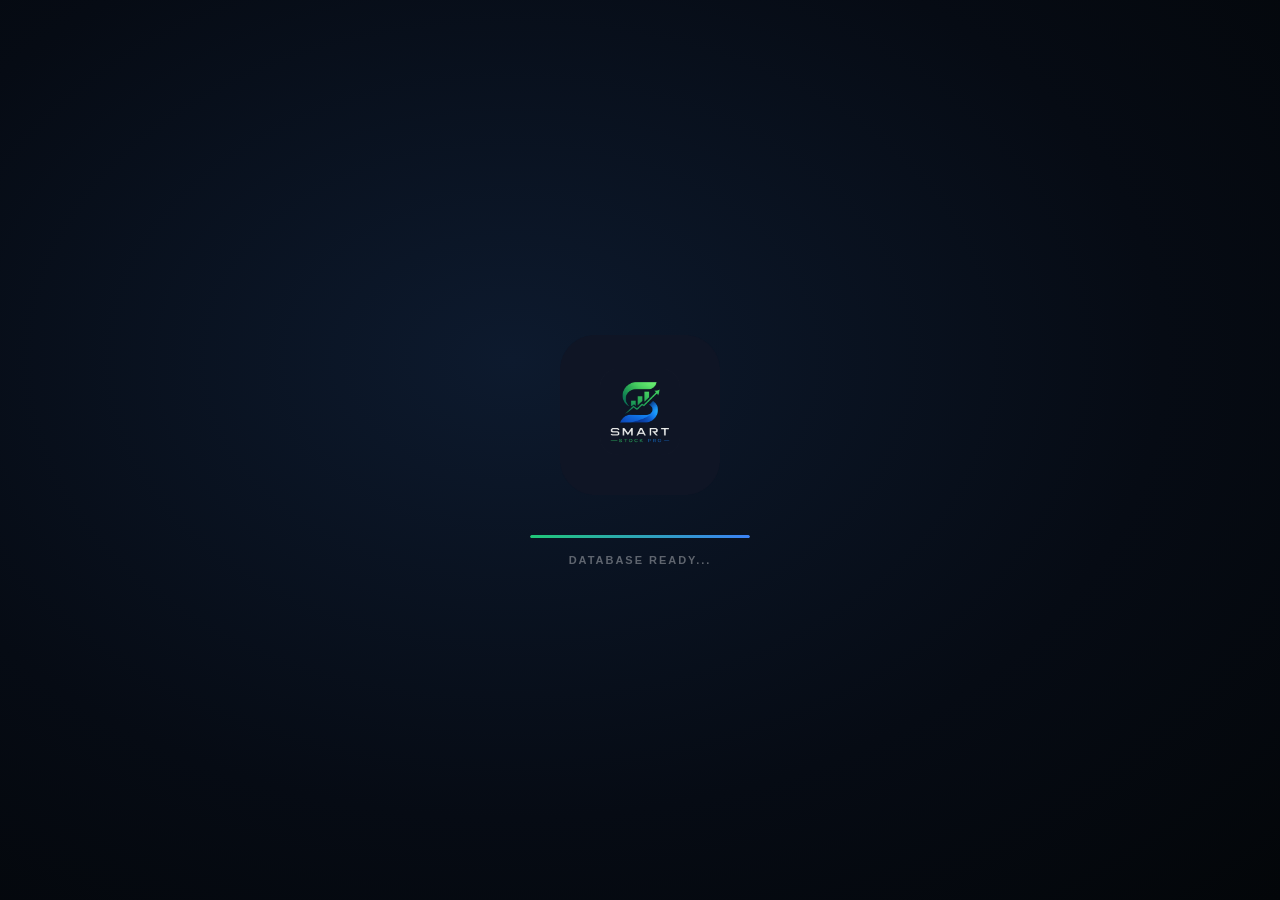
<file: index.html>
<!DOCTYPE html>
<html lang="en" data-theme="dark">
<head>
<meta charset="UTF-8">
<meta name="viewport" content="width=device-width,initial-scale=1,maximum-scale=1,user-scalable=no,viewport-fit=cover">
<meta name="mobile-web-app-capable" content="yes">
<meta name="description" content="SmartStock Pro V5 — Business Management System">
<title>SmartStock Pro</title>
<link rel="stylesheet" href="assets/css/variables.css">
<link rel="stylesheet" href="assets/css/reset.css">
<link rel="stylesheet" href="assets/css/layout.css">
<link rel="stylesheet" href="assets/css/components.css">
<link rel="stylesheet" href="assets/css/pages.css">
<link rel="stylesheet" href="assets/css/responsive.css">
<link rel="stylesheet" href="assets/css/desktop.css">
<link rel="stylesheet" href="assets/css/auth.css">
<style>
/* Critical — must be here not in external CSS */
.hidden { display:none !important; }
body { background:#070A12; margin:0; font-family:-apple-system,BlinkMacSystemFont,sans-serif; }

/* Splash screen */
#loader {
  position:fixed;inset:0;z-index:9999;
  background:radial-gradient(ellipse at 40% 40%,#0d1a2e 0%,#060b14 60%,#030609 100%);
  display:flex;align-items:center;justify-content:center;flex-direction:column;
}
.loader-inner { display:flex;flex-direction:column;align-items:center;animation:loaderIn .6s ease; }
@keyframes loaderIn { from{opacity:0;transform:scale(.88)} to{opacity:1;transform:scale(1)} }
@keyframes pulse2 { 0%,100%{transform:scale(1)} 50%{transform:scale(1.04)} }
@keyframes glow2 {
  0%,100%{box-shadow:0 0 40px rgba(32,200,120,.2),0 0 80px rgba(32,200,120,.08)}
  50%{box-shadow:0 0 70px rgba(32,200,120,.5),0 0 140px rgba(32,200,120,.18)}
}
@keyframes progressAnim {
  0%{width:0%} 10%{width:12%} 30%{width:38%} 55%{width:60%} 75%{width:78%} 90%{width:90%} 100%{width:100%}
}
@keyframes shimmer2 { 0%{background-position:200% 0} 100%{background-position:-200% 0} }
.splash-logo {
  width:160px;height:160px;border-radius:32px;margin-bottom:40px;
  animation:pulse2 2.4s ease-in-out infinite, glow2 2.4s ease-in-out infinite;
}
.splash-bar-wrap { width:220px;height:3px;background:rgba(255,255,255,.08);border-radius:2px;overflow:hidden;margin-bottom:16px; }
.splash-bar {
  height:100%;width:0%;border-radius:2px;
  background:linear-gradient(90deg,#20C878,#3B82F6,#20C878);
  background-size:200% 100%;
  animation:progressAnim 4.8s cubic-bezier(.4,0,.2,1) forwards, shimmer2 1.5s linear infinite;
}
.splash-txt { font-size:11px;font-weight:600;color:rgba(255,255,255,.35);letter-spacing:.18em;text-transform:uppercase; }
</style>
<!-- PWA -->
<link rel="manifest" href="/SmartStockpro/pwa/manifest.json">
<link rel="apple-touch-icon" sizes="192x192" href="/SmartStockpro/pwa/icon-192.png">
<link rel="apple-touch-icon" sizes="512x512" href="/SmartStockpro/pwa/icon-512.png">
<meta name="theme-color" content="#D4A843">
<meta name="apple-mobile-web-app-capable" content="yes">
<meta name="apple-mobile-web-app-status-bar-style" content="black-translucent">
<meta name="apple-mobile-web-app-title" content="SmartStock Pro">
</head>
<body>

<!-- ── SPLASH LOADER ─────────────────────────────── -->
<div id="loader">
  <div class="loader-inner">
    <img src="[data-uri]" alt="SmartStock Pro" class="splash-logo"
         onerror="this.src='data:image/svg+xml,%3Csvg xmlns='http://www.w3.org/2000/svg'/%3E'">
    <div class="splash-bar-wrap"><div class="splash-bar" id="splash-bar"></div></div>
    <div class="splash-txt" id="splash-txt">Loading...</div>
  </div>
</div>

<!-- ── LOGIN SCREEN ──────────────────────────────── -->
<div id="login-screen" class="auth hidden" style="display:none;position:fixed;inset:0;z-index:100">
  <div class="au-floor" aria-hidden="true">
    <span style="--c:0;--r:0;--o:.16"></span><span style="--c:1;--r:0;--o:.09"></span><span style="--c:2;--r:0;--o:.05"></span>
    <span style="--c:0;--r:1;--o:.10"></span><span style="--c:1;--r:1;--o:.05"></span><span style="--c:0;--r:2;--o:.05"></span>
  </div>
  <div class="au-scroll">
  <main class="au-wrap">

    <div class="au-brand">
      <img src="pwa/icon-192.png" alt="" width="44" height="44">
      <div class="au-name">SmartStock Pro</div>
    </div>
    <p class="au-tagline">Sales, stock and money for your shop, in one place.</p>

    <section class="au-panel">

      <div class="au-tabs" role="tablist" aria-label="Choose how to start">
        <button type="button" class="au-tab" role="tab" id="ltab-in"   aria-selected="true"  aria-controls="login-form"  onclick="Auth.showTab('in')">Sign in</button>
        <button type="button" class="au-tab" role="tab" id="ltab-up"   aria-selected="false" aria-controls="signup-form" onclick="Auth.showTab('up')">New business</button>
        <button type="button" class="au-tab" role="tab" id="ltab-join" aria-selected="false" aria-controls="join-form"   onclick="Auth.showTab('join')">Join a team</button>
      </div>

      <!-- SIGN IN -->
      <div id="login-form" role="tabpanel" aria-labelledby="ltab-in">
        <div id="login-err" class="form-err hidden" role="alert"></div>
        <div class="fg">
          <label class="fl" for="l-user">Email</label>
          <input class="fi" id="l-user" type="email" inputmode="email" placeholder="you@example.com" autocomplete="username">
        </div>
        <div class="fg">
          <div class="fl-row">
            <label class="fl" for="l-pass">Password</label>
            <a class="au-link" href="forgot.html" onclick="try{sessionStorage.setItem('ssp_forgot_email',(document.getElementById('l-user').value||'').trim())}catch(e){}">Forgot password?</a>
          </div>
          <div class="pw-wrap">
            <input class="fi" id="l-pass" type="password" autocomplete="current-password" onkeydown="if(event.key==='Enter')Auth.login()">
            <button type="button" class="pw-eye" aria-label="Show password" aria-pressed="false" onclick="Auth.togglePw('l-pass')"><svg viewBox="0 0 24 24" fill="none" stroke="currentColor" stroke-width="1.8" stroke-linecap="round" stroke-linejoin="round" aria-hidden="true"><path d="M2 12s3.6-7 10-7 10 7 10 7-3.6 7-10 7S2 12 2 12z"/><circle cx="12" cy="12" r="3"/></svg></button>
          </div>
        </div>
        <button type="button" class="btn-primary" id="login-submit-btn" onclick="Auth.login()">Sign in</button>
      </div>

      <!-- NEW BUSINESS -->
      <div id="signup-form" class="hidden" style="display:none" role="tabpanel" aria-labelledby="ltab-up">
        <div id="signup-err" class="form-err hidden" role="alert"></div>
        <p class="au-note">You'll be the owner of this business. You can add your staff after you sign in.</p>
        <div class="fg"><label class="fl" for="s-biz">Business name</label><input class="fi" id="s-biz" placeholder="e.g. Rock Stone" autocomplete="organization"></div>
        <div class="fg"><label class="fl" for="s-name">Your full name</label><input class="fi" id="s-name" autocomplete="name"></div>
        <div class="fg"><label class="fl" for="s-email">Email</label><input class="fi" id="s-email" type="email" inputmode="email" placeholder="you@example.com" autocomplete="email"></div>
        <div class="fg"><label class="fl" for="s-phone">Phone number</label><input class="fi" id="s-phone" type="tel" placeholder="+231 77 000 000" autocomplete="tel"></div>
        <div class="fg"><label class="fl" for="s-pass">Password</label>
          <div class="pw-wrap"><input class="fi" id="s-pass" type="password" autocomplete="new-password" aria-describedby="s-pass-hint"><button type="button" class="pw-eye" aria-label="Show password" aria-pressed="false" onclick="Auth.togglePw('s-pass')"><svg viewBox="0 0 24 24" fill="none" stroke="currentColor" stroke-width="1.8" stroke-linecap="round" stroke-linejoin="round" aria-hidden="true"><path d="M2 12s3.6-7 10-7 10 7 10 7-3.6 7-10 7S2 12 2 12z"/><circle cx="12" cy="12" r="3"/></svg></button></div>
          <p class="au-hint" id="s-pass-hint">At least 8 characters, with a capital letter, a small letter and a number.</p></div>
        <div class="fg"><label class="fl" for="s-pass-conf">Type the password again</label>
          <div class="pw-wrap"><input class="fi" id="s-pass-conf" type="password" autocomplete="new-password"><button type="button" class="pw-eye" aria-label="Show password" aria-pressed="false" onclick="Auth.togglePw('s-pass-conf')"><svg viewBox="0 0 24 24" fill="none" stroke="currentColor" stroke-width="1.8" stroke-linecap="round" stroke-linejoin="round" aria-hidden="true"><path d="M2 12s3.6-7 10-7 10 7 10 7-3.6 7-10 7S2 12 2 12z"/><circle cx="12" cy="12" r="3"/></svg></button></div></div>
        <button type="button" class="btn-primary" onclick="Auth.signup()">Create business</button>
      </div>

      <!-- JOIN -->
      <div id="join-form" class="hidden" style="display:none" role="tabpanel" aria-labelledby="ltab-join">
        <div id="join-err" class="form-err hidden" role="alert"></div>
        <p class="au-note">Ask the owner for the business name exactly as they registered it. They'll approve you before you can sign in.</p>
        <div class="fg"><label class="fl" for="j-biz">Business name</label><input class="fi" id="j-biz" autocomplete="organization"></div>
        <div class="fg"><label class="fl" for="j-name">Your full name</label><input class="fi" id="j-name" autocomplete="name"></div>
        <div class="fg"><label class="fl" for="j-email">Email</label><input class="fi" id="j-email" type="email" inputmode="email" placeholder="you@example.com" autocomplete="email"></div>
        <div class="fg"><label class="fl" for="j-phone">Phone number</label><input class="fi" id="j-phone" type="tel" placeholder="+231 77 000 000" autocomplete="tel"></div>
        <div class="fg"><label class="fl" for="j-pass">Password</label>
          <div class="pw-wrap"><input class="fi" id="j-pass" type="password" autocomplete="new-password" aria-describedby="j-pass-hint"><button type="button" class="pw-eye" aria-label="Show password" aria-pressed="false" onclick="Auth.togglePw('j-pass')"><svg viewBox="0 0 24 24" fill="none" stroke="currentColor" stroke-width="1.8" stroke-linecap="round" stroke-linejoin="round" aria-hidden="true"><path d="M2 12s3.6-7 10-7 10 7 10 7-3.6 7-10 7S2 12 2 12z"/><circle cx="12" cy="12" r="3"/></svg></button></div>
          <p class="au-hint" id="j-pass-hint">At least 8 characters.</p></div>
        <div class="fg"><label class="fl" for="j-pass-conf">Type the password again</label>
          <div class="pw-wrap"><input class="fi" id="j-pass-conf" type="password" autocomplete="new-password"><button type="button" class="pw-eye" aria-label="Show password" aria-pressed="false" onclick="Auth.togglePw('j-pass-conf')"><svg viewBox="0 0 24 24" fill="none" stroke="currentColor" stroke-width="1.8" stroke-linecap="round" stroke-linejoin="round" aria-hidden="true"><path d="M2 12s3.6-7 10-7 10 7 10 7-3.6 7-10 7S2 12 2 12z"/><circle cx="12" cy="12" r="3"/></svg></button></div></div>
        <button type="button" class="btn-primary" onclick="Auth.joinBusiness()">Send join request</button>
        <p class="au-alt">Starting your own business? <button type="button" class="au-link" onclick="Auth.showTab('up')">Create it here</button></p>
      </div>

    </section>

    <p class="au-foot">SmartStock Pro V5, made in Monrovia, Liberia</p>
  </main>
  </div>
</div>

<!-- ── APP SHELL ──────────────────────────────────── -->
<div id="app-shell" class="app-shell hidden" style="display:none">

  <!-- Topbar -->
  <header class="topbar" id="topbar">
    <div class="tb-brand" onclick="Router.go('dashboard')">
      <div class="tb-logo">
        <span id="tb-logo-emoji" style="display:none">📦</span>
        <img id="tb-logo-img" src="[data-uri]" alt="SmartStock"
             style="display:block;width:34px;height:34px;border-radius:8px;object-fit:cover"
             onerror="this.style.display='none';document.getElementById('tb-logo-emoji').style.display='block'">
      </div>
      <div class="tb-brand-text">
        <div class="tb-name" id="tb-biz-name">SmartStock Pro</div>
        <div class="tb-sub" id="tb-biz-sub">Business Manager</div>
      </div>
    </div>
    <div class="tb-page" id="tb-page-title">Dashboard</div>
    <div class="tb-actions">
      <button class="tb-btn tb-search" id="search-btn" onclick="GlobalSearch.open()" title="Search" aria-label="Search">
        <i data-icon="search" data-size="19"></i><span class="tb-search-txt">Search products, customers, invoices…</span>
      </button>
      <button class="tb-btn" id="theme-btn" onclick="Settings.toggleTheme()" title="Switch dark / light" aria-label="Switch dark or light mode">
        <i data-icon="moon" data-size="19"></i>
      </button>
      <button class="tb-btn" id="notif-btn" onclick="UI.toggleNotifPanel()" title="Notifications" aria-label="Notifications">
        <i data-icon="bell" data-size="19"></i><span class="notif-badge hidden" id="notif-badge"></span>
      </button>
      <div class="tb-avatar" id="tb-avatar" onclick="Router.go('settings')" title="Settings">R</div>
    </div>
  </header>

  <!-- Notification Panel -->
  <div class="notif-panel hidden" id="notif-panel">
    <div class="notif-head"><span>Notifications</span><button class="btn-ghost btn-sm" onclick="Utils.hide('notif-panel')">✕</button></div>
    <div class="notif-list" id="notif-list"><div class="notif-empty">No notifications</div></div>
  </div>

  <!-- Pages -->
  <main class="pages-container" id="pages-container">
    <div class="page" id="pg-dashboard"></div>
    <div class="page" id="pg-products"></div>
    <div class="page" id="pg-sales"></div>
    <div class="page" id="pg-customers"></div>
    <div class="page" id="pg-suppliers"></div>
    <div class="page" id="pg-supply"></div>
    <div class="page" id="pg-expenses"></div>
    <div class="page" id="pg-salary"></div>
    <div class="page" id="pg-finance"></div>
    <div class="page" id="pg-reports"></div>
    <div class="page" id="pg-quotations"></div>
    <div class="page" id="pg-billing"></div>
    <div class="page" id="pg-ai"></div>
    <div class="page" id="pg-settings"></div>
    <div class="page" id="pg-more"></div>
    <div class="page" id="pg-usermgmt"></div>
    <div class="page" id="pg-closing"></div>
    <div class="page" id="pg-superadmin"></div>
    <div class="page" id="pg-support"></div>
    <div class="page" id="pg-stock"></div>
  </main>

  <!-- Bottom Nav -->
  <nav class="bottom-nav" aria-label="Main">
    <div class="bnav-item active" id="bn-dashboard" onclick="Router.go('dashboard')">
      <div class="bnav-icon"><i data-icon="home" data-size="23"></i></div><span>Home</span>
    </div>
    <div class="bnav-item" id="bn-sales" onclick="Router.go('sales')">
      <div class="bnav-icon"><i data-icon="receipt" data-size="23"></i></div><span>Sales</span>
    </div>
    <div class="bnav-item" id="bn-products" onclick="Router.go('products')">
      <div class="bnav-icon"><i data-icon="package" data-size="23"></i></div><span>Products</span>
    </div>
    <div class="bnav-item" id="bn-customers" onclick="Router.go('customers')">
      <div class="bnav-icon"><i data-icon="users" data-size="23"></i></div><span>Clients</span>
    </div>
    <div class="bnav-item" id="bn-more" onclick="Router.go('more')">
      <div class="bnav-icon"><i data-icon="dots" data-size="23"></i></div><span>More</span>
    </div>
  </nav>

  <!-- Desktop side menu (shown on wide screens; built by assets/js/sidebar.js) -->
  <aside class="sidebar" id="sidebar" aria-label="Main menu"></aside>

  <!-- Modal overlay -->
  <div class="modal-overlay hidden" id="modal-overlay"></div>

</div><!-- end app-shell -->

<!-- Pop-up messages ("Saved ✓", "Press back again to exit", errors) -->
<div class="toast-container" id="toast-container" aria-live="polite"></div>


<!-- ── SCRIPTS (order matters — do not reorder) ── -->
<script src="assets/js/icons.js"></script>
<script src="assets/js/utils.js"></script>
<script src="assets/js/qr.js"></script>
<script src="assets/js/database.js"></script>
<script src="assets/js/auth.js"></script>
<script src="assets/js/quickcreate.js"></script>
<script src="assets/js/router.js"></script>
<script src="assets/js/notifications.js"></script>
<script src="assets/js/charts.js"></script>
<script src="assets/js/app.js"></script>
<script src="assets/js/rbac.js"></script>
<script src="assets/js/platform.js"></script>
<script src="modules/dashboard/dashboard.js"></script>
<script src="modules/products/products.js"></script>
<script src="modules/sales/sales.js"></script>
<script src="modules/sales/receipt-scan.js"></script>
<script src="modules/customers/customers.js"></script>
<script src="modules/suppliers/suppliers.js"></script>
<script src="modules/suppliers/supply.js"></script>
<script src="modules/expenses/expenses.js"></script>
<script src="modules/expenses/allocations.js"></script>
<script src="modules/salary/salary.js"></script>
<script src="modules/finance/finance.js"></script>
<script src="modules/reports/reports.js"></script>
<script src="modules/quotations/quotations.js"></script>
<script src="modules/billing/billing.js"></script>
<script src="modules/ai/ai.js"></script>
<script src="modules/settings/settings.js"></script>
<script src="assets/js/globalsearch.js"></script>
<script src="modules/settings/more.js"></script>
<script src="modules/usermgmt/usermgmt.js"></script>
<script src="modules/closing/closing.js"></script>
<script src="modules/support/support.js"></script>
<script src="modules/settings/backup.js"></script>
<script src="modules/products/stock.js"></script>
<script src="assets/js/privacy.js"></script>
<script src="assets/js/sidebar.js"></script>
<script src="assets/js/install.js"></script>
<script src="assets/js/boot.js"></script>
</body>
</html>
</file>
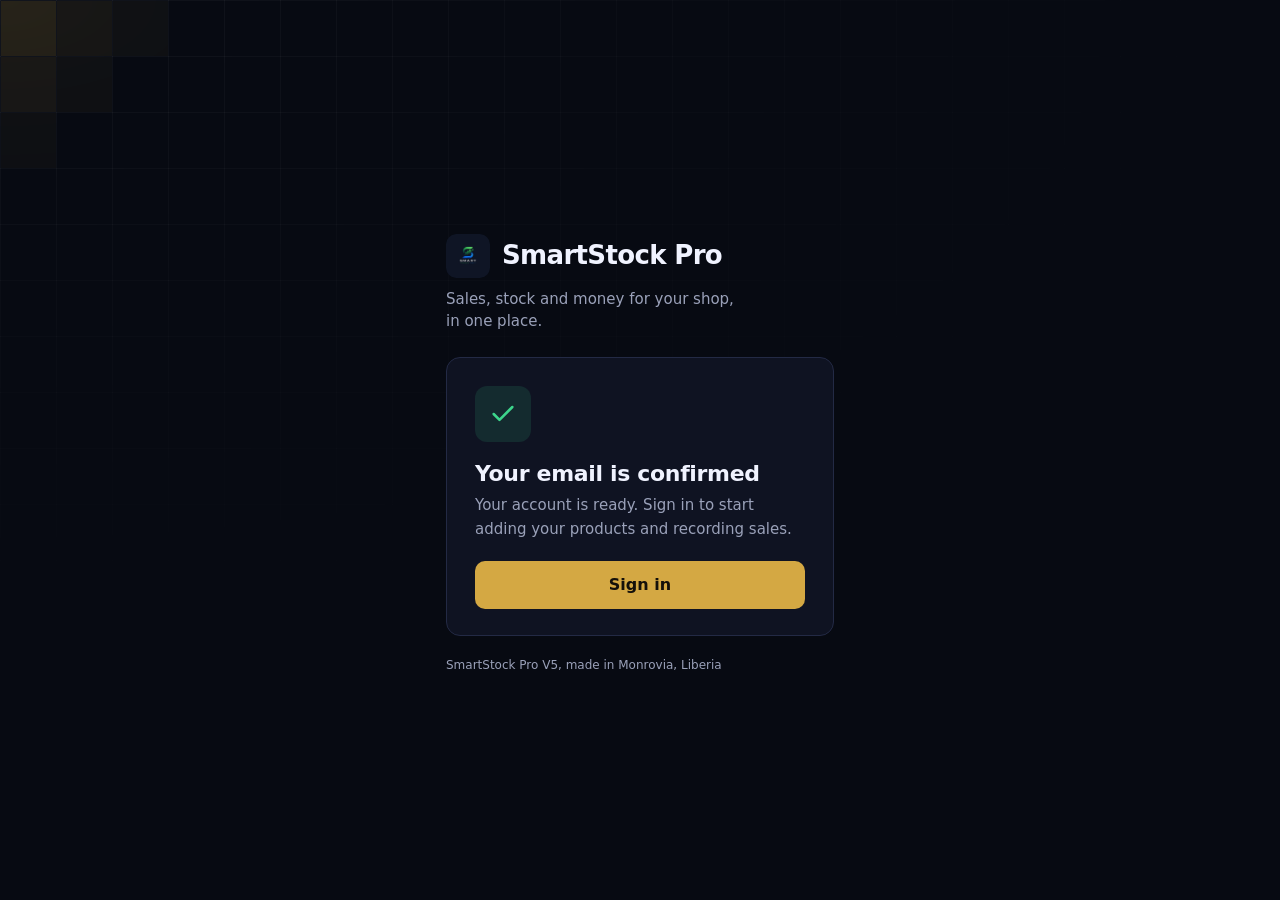
<file: confirm.html>
<!DOCTYPE html>
<html lang="en">
<head>
<meta charset="UTF-8">
<meta name="viewport" content="width=device-width, initial-scale=1.0, viewport-fit=cover">
<meta name="theme-color" content="#070A12">
<title>Email confirmed — SmartStock Pro</title>
<link rel="icon" href="pwa/icon-192.png">
<link rel="stylesheet" href="assets/css/auth.css">
</head>
<body class="auth">
  <div class="au-floor" aria-hidden="true">
    <span style="--c:0;--r:0;--o:.16"></span><span style="--c:1;--r:0;--o:.09"></span><span style="--c:2;--r:0;--o:.05"></span>
    <span style="--c:0;--r:1;--o:.10"></span><span style="--c:1;--r:1;--o:.05"></span><span style="--c:0;--r:2;--o:.05"></span>
  </div>
  <main class="au-wrap">
    <div class="au-brand">
      <img src="pwa/icon-192.png" alt="" width="44" height="44">
      <div class="au-name">SmartStock Pro</div>
    </div>
    <p class="au-tagline">Sales, stock and money for your shop, in one place.</p>

    <section class="au-panel" id="card-bad" hidden>
      <div class="au-status wait" aria-hidden="true"><svg viewBox="0 0 24 24" fill="none" stroke="currentColor" stroke-width="1.8" stroke-linecap="round" stroke-linejoin="round"><circle cx="12" cy="12" r="9"/><path d="M12 7v5l3 2"/></svg></div>
      <h1 class="au-h1">This link has expired</h1>
      <p class="au-lead" id="bad-msg">The confirmation link has expired or was already used. Enter your email and we'll send a new one.</p>
      <div class="fg">
        <label class="fl" for="em">Email</label>
        <input class="fi" id="em" type="email" autocomplete="email" inputmode="email" placeholder="you@example.com">
      </div>
      <div class="au-live" id="note" role="status" aria-live="polite"></div>
      <button type="button" class="btn-primary" id="send">Send a new link</button>
      <p class="au-alt">Already confirmed? <a class="au-link" href="index.html">Sign in</a></p>
    </section>

    <section class="au-panel" id="card-ok">
      <div class="au-status ok" aria-hidden="true"><svg viewBox="0 0 24 24" fill="none" stroke="currentColor" stroke-width="2.2" stroke-linecap="round" stroke-linejoin="round"><polyline points="20 6 9 17 4 12"/></svg></div>
      <h1 class="au-h1">Your email is confirmed</h1>
      <p class="au-lead">Your account is ready. Sign in to start adding your products and recording sales.</p>
      <a class="btn-primary" href="index.html">Sign in</a>
    </section>

    <p class="au-foot">SmartStock Pro V5, made in Monrovia, Liberia</p>
  </main>
<script>
// Supabase sends people here after the email link. When the link fails it adds
// #error=...&error_code=otp_expired (or ?error=...). Show that honestly and offer a new link.
(function () {
  var AUTH = 'https://ovbtqkpvhivqnnxojjwu.supabase.co/auth/v1';
  var ANON = 'eyJhbGciOiJIUzI1NiIsInR5cCI6IkpXVCJ9.eyJpc3MiOiJzdXBhYmFzZSIsInJlZiI6Im92YnRxa3B2aGl2cW5ueG9qand1Iiwicm9sZSI6ImFub24iLCJpYXQiOjE3ODEyMTQ1NDEsImV4cCI6MjA5Njc5MDU0MX0.TZ_B5NBC3uIyqMYs442umeoi3o78CCwTZW6YgHS9efw';
  var p = new URLSearchParams((location.hash || '').replace(/^#/, '') + '&' + (location.search || '').replace(/^\?/, ''));
  var err = p.get('error') || p.get('error_code');
  if (!err) return;

  document.getElementById('card-ok').hidden = true;
  document.getElementById('card-bad').hidden = false;
  document.title = 'Link expired — SmartStock Pro';
  var code = p.get('error_code') || '';
  if (code && code !== 'otp_expired') {
    document.getElementById('bad-msg').textContent = 'This confirmation link did not work. Enter your email and we will send a new one.';
  }
  // Keep the error out of the address bar so a refresh doesn't repeat it
  try { history.replaceState(null, '', location.pathname); } catch (e) {}

  var btn = document.getElementById('send'), note = document.getElementById('note'), em = document.getElementById('em');
  var until = 0;
  function say(t, ok) { note.textContent = t; note.className = 'au-live ' + (ok ? 'ok' : 'err'); }
  btn.onclick = function () {
    var email = (em.value || '').trim().toLowerCase();
    if (email.indexOf('@') < 1) { say('Enter the email you signed up with.', false); em.focus(); return; }
    var wait = Math.ceil((until - Date.now()) / 1000);
    if (wait > 0) { say('Please wait ' + wait + 's before sending again.', false); return; }
    btn.disabled = true; btn.textContent = 'Sending…';
    fetch(AUTH + '/resend', {
      method: 'POST',
      headers: { 'Content-Type': 'application/json', apikey: ANON },
      body: JSON.stringify({ type: 'signup', email: email, options: { emailRedirectTo: location.origin + location.pathname } }),
    }).then(function (r) {
      btn.disabled = false; btn.textContent = 'Send a new link';
      if (r.ok) { until = Date.now() + 60000; say('New link sent to ' + email + '. Check your inbox and Spam.', true); }
      else if (r.status === 429) { until = Date.now() + 60000; say('Too many emails. Please wait a minute and try again.', false); }
      else say('We could not send the email right now. Please try again in a few minutes.', false);
    }, function () {
      btn.disabled = false; btn.textContent = 'Send a new link';
      say('No connection. Try again when you are online.', false);
    });
  };
})();
</script>

</body>
</html>
</file>
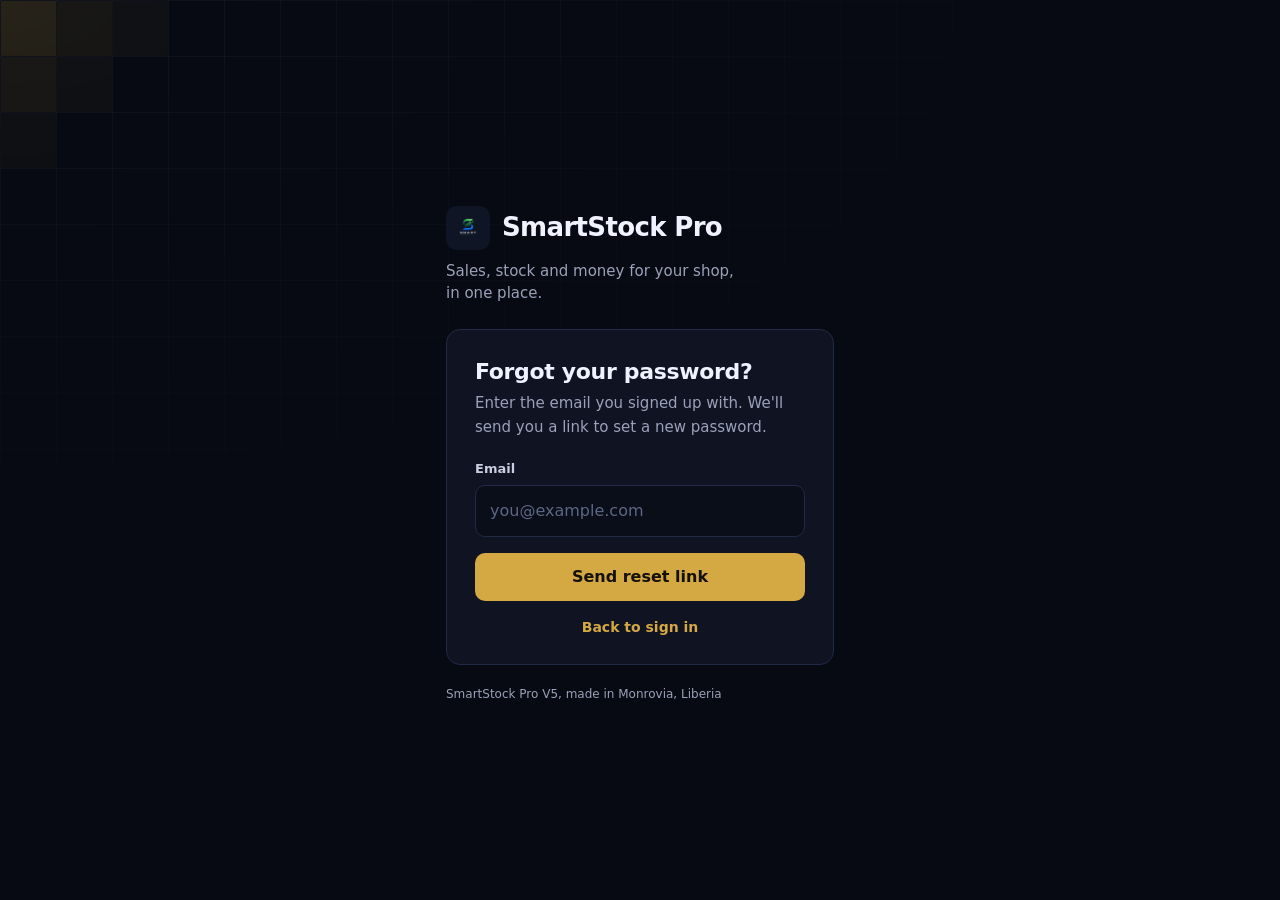
<file: forgot.html>
<!DOCTYPE html>
<html lang="en">
<head>
<meta charset="UTF-8">
<meta name="viewport" content="width=device-width, initial-scale=1.0, viewport-fit=cover">
<meta name="theme-color" content="#070A12">
<title>Forgot password — SmartStock Pro</title>
<link rel="icon" href="pwa/icon-192.png">
<link rel="stylesheet" href="assets/css/auth.css">
</head>
<body class="auth">
  <div class="au-floor" aria-hidden="true">
    <span style="--c:0;--r:0;--o:.16"></span><span style="--c:1;--r:0;--o:.09"></span><span style="--c:2;--r:0;--o:.05"></span>
    <span style="--c:0;--r:1;--o:.10"></span><span style="--c:1;--r:1;--o:.05"></span><span style="--c:0;--r:2;--o:.05"></span>
  </div>
  <main class="au-wrap">
    <div class="au-brand">
      <img src="pwa/icon-192.png" alt="" width="44" height="44">
      <div class="au-name">SmartStock Pro</div>
    </div>
    <p class="au-tagline">Sales, stock and money for your shop, in one place.</p>

    <section class="au-panel">
      <h1 class="au-h1">Forgot your password?</h1>
      <p class="au-lead">Enter the email you signed up with. We'll send you a link to set a new password.</p>

      <div id="form-area">
        <div id="msg" class="msg" role="status" aria-live="polite"></div>
        <div class="fg">
          <label class="fl" for="email">Email</label>
          <input class="fi" id="email" type="email" inputmode="email" autocomplete="email" placeholder="you@example.com">
        </div>
        <button id="send-btn" type="button" class="btn-primary" onclick="sendReset()">Send reset link</button>
      </div>

      <p class="au-alt"><a class="au-link" href="index.html">Back to sign in</a></p>
    </section>

    <p class="au-foot">SmartStock Pro V5, made in Monrovia, Liberia</p>
  </main>
<script>
var SUPABASE_AUTH_URL = 'https://ovbtqkpvhivqnnxojjwu.supabase.co/auth/v1';
var SUPABASE_ANON = 'eyJhbGciOiJIUzI1NiIsInR5cCI6IkpXVCJ9.eyJpc3MiOiJzdXBhYmFzZSIsInJlZiI6Im92YnRxa3B2aGl2cW5ueG9qand1Iiwicm9sZSI6ImFub24iLCJpYXQiOjE3ODEyMTQ1NDEsImV4cCI6MjA5Njc5MDU0MX0.TZ_B5NBC3uIyqMYs442umeoi3o78CCwTZW6YgHS9efw';

var waitUntil = 0;

function sendReset() {
  var email = document.getElementById('email').value.trim().toLowerCase();
  var msg = document.getElementById('msg');
  var btn = document.getElementById('send-btn');
  if (btn.disabled) return;   // Enter while a send is already running
  var wait = Math.ceil((waitUntil - Date.now()) / 1000);
  if (wait > 0) {
    msg.className = 'msg err';
    msg.textContent = 'Please wait ' + wait + 's before sending another link.';
    return;
  }
  msg.className = 'msg'; msg.textContent = '';

  if (!email || email.indexOf('@') === -1) {
    msg.className = 'msg err';
    msg.textContent = 'Enter a valid email address.';
    return;
  }

  btn.disabled = true; btn.textContent = 'Sending…';

  var resetUrl = location.origin + location.pathname.replace(/[^\/]*$/, '') + 'reset.html';

  fetch(SUPABASE_AUTH_URL + '/recover?redirect_to=' + encodeURIComponent(resetUrl), {
    method: 'POST',
    headers: { 'Content-Type': 'application/json', 'apikey': SUPABASE_ANON },
    body: JSON.stringify({ email: email }),
  })
  .then(function (r) {
    btn.disabled = false; btn.textContent = 'Send reset link';
    if (r.ok || r.status === 429) waitUntil = Date.now() + 60000;
    if (r.ok) {
      msg.className = 'msg ok';
      msg.textContent = 'If an account exists for ' + email + ', a reset link has been sent. Check your inbox and spam folder, then tap the link.';
    } else {
      msg.className = 'msg err';
      msg.textContent = r.status === 429
        ? 'Too many reset requests. Please wait a few minutes and try again.'
        : r.status >= 500
          ? 'The reset email could not be sent because the app\'s email service is not working right now. Please try again later, or message SmartStock Pro on WhatsApp: +231 88 975 6551.'
          : 'Could not send the reset link (error ' + r.status + '). Please check the email address and try again.';
    }
  })
  .catch(function () {
    btn.disabled = false; btn.textContent = 'Send reset link';
    msg.className = 'msg err';
    msg.textContent = 'No connection. Check your internet and try again.';
  });
}
document.getElementById('email').addEventListener('keydown', function (e) {
  if (e.key === 'Enter') sendReset();
});
// Bring over the email already typed on the sign-in screen (kept out of the URL)
try {
  var typed = sessionStorage.getItem('ssp_forgot_email');
  if (typed) { document.getElementById('email').value = typed; sessionStorage.removeItem('ssp_forgot_email'); }
} catch (e) {}
</script>
</body>
</html>
</file>
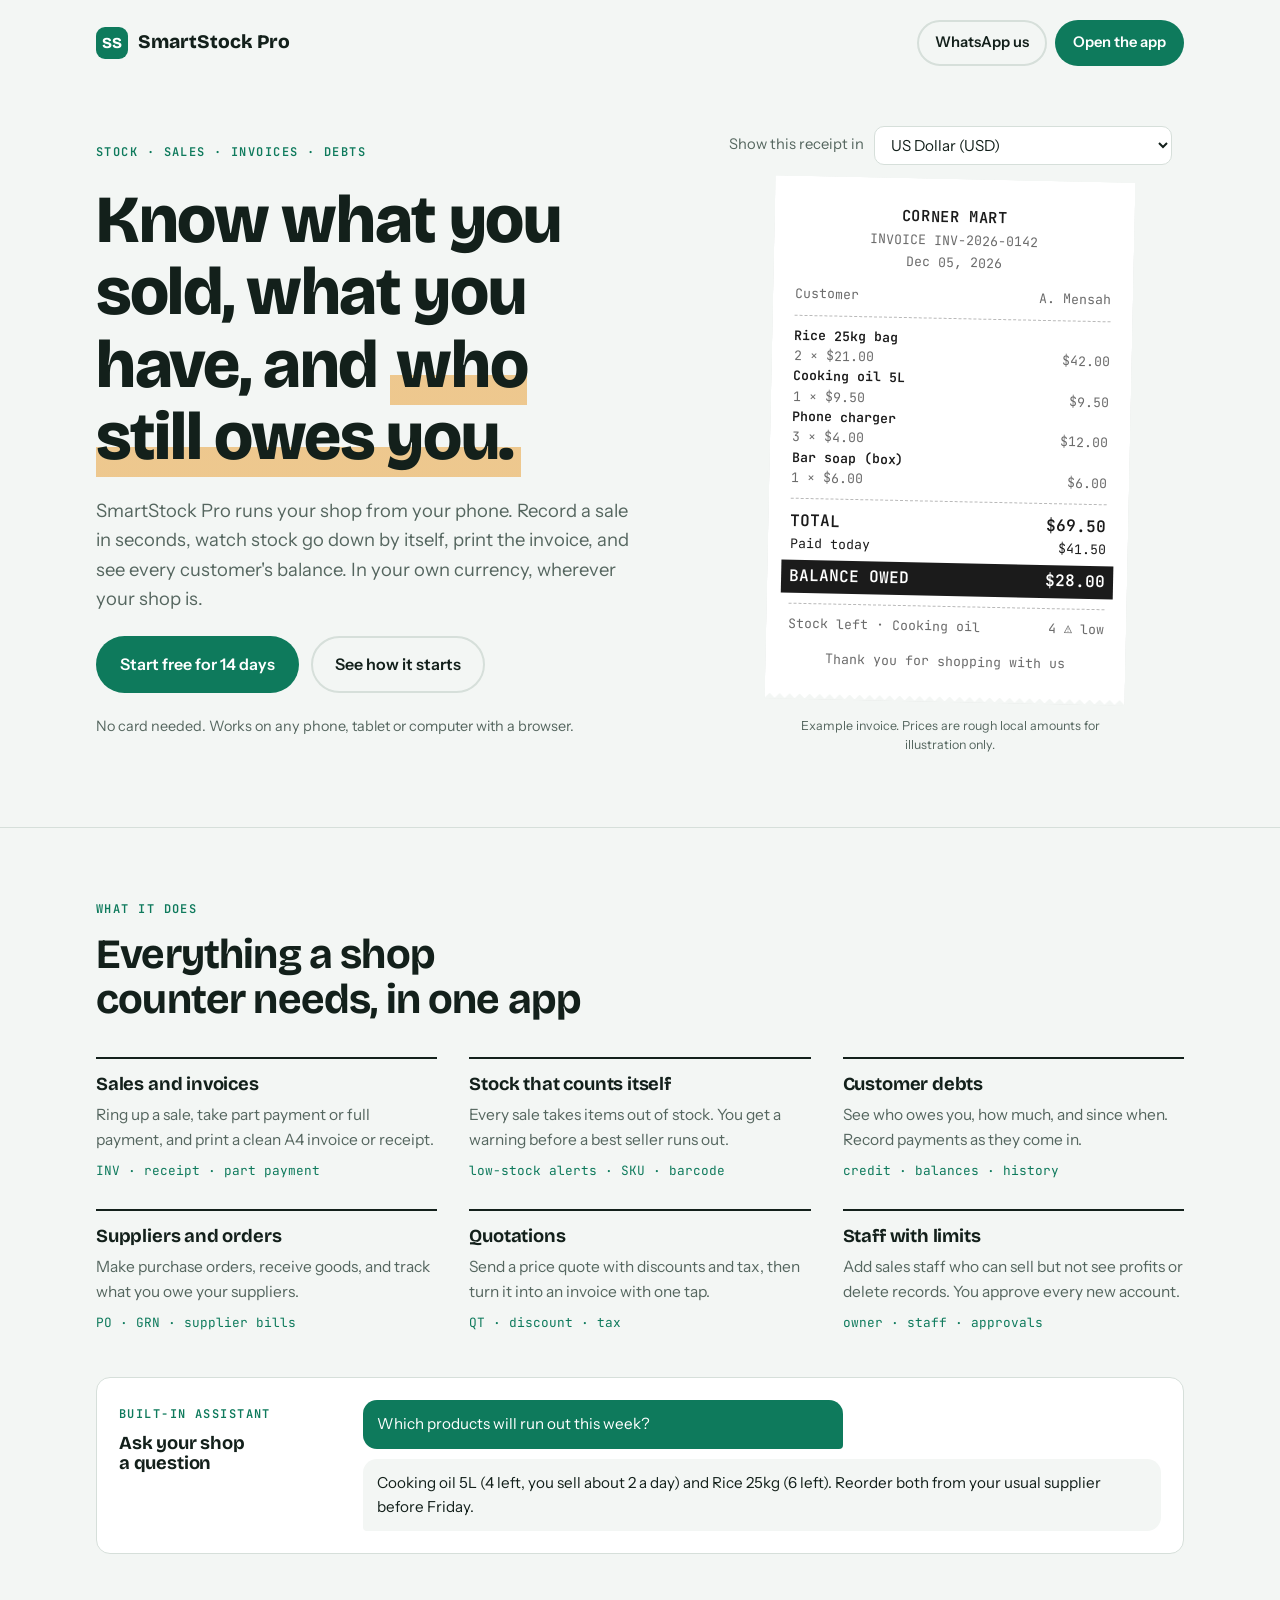
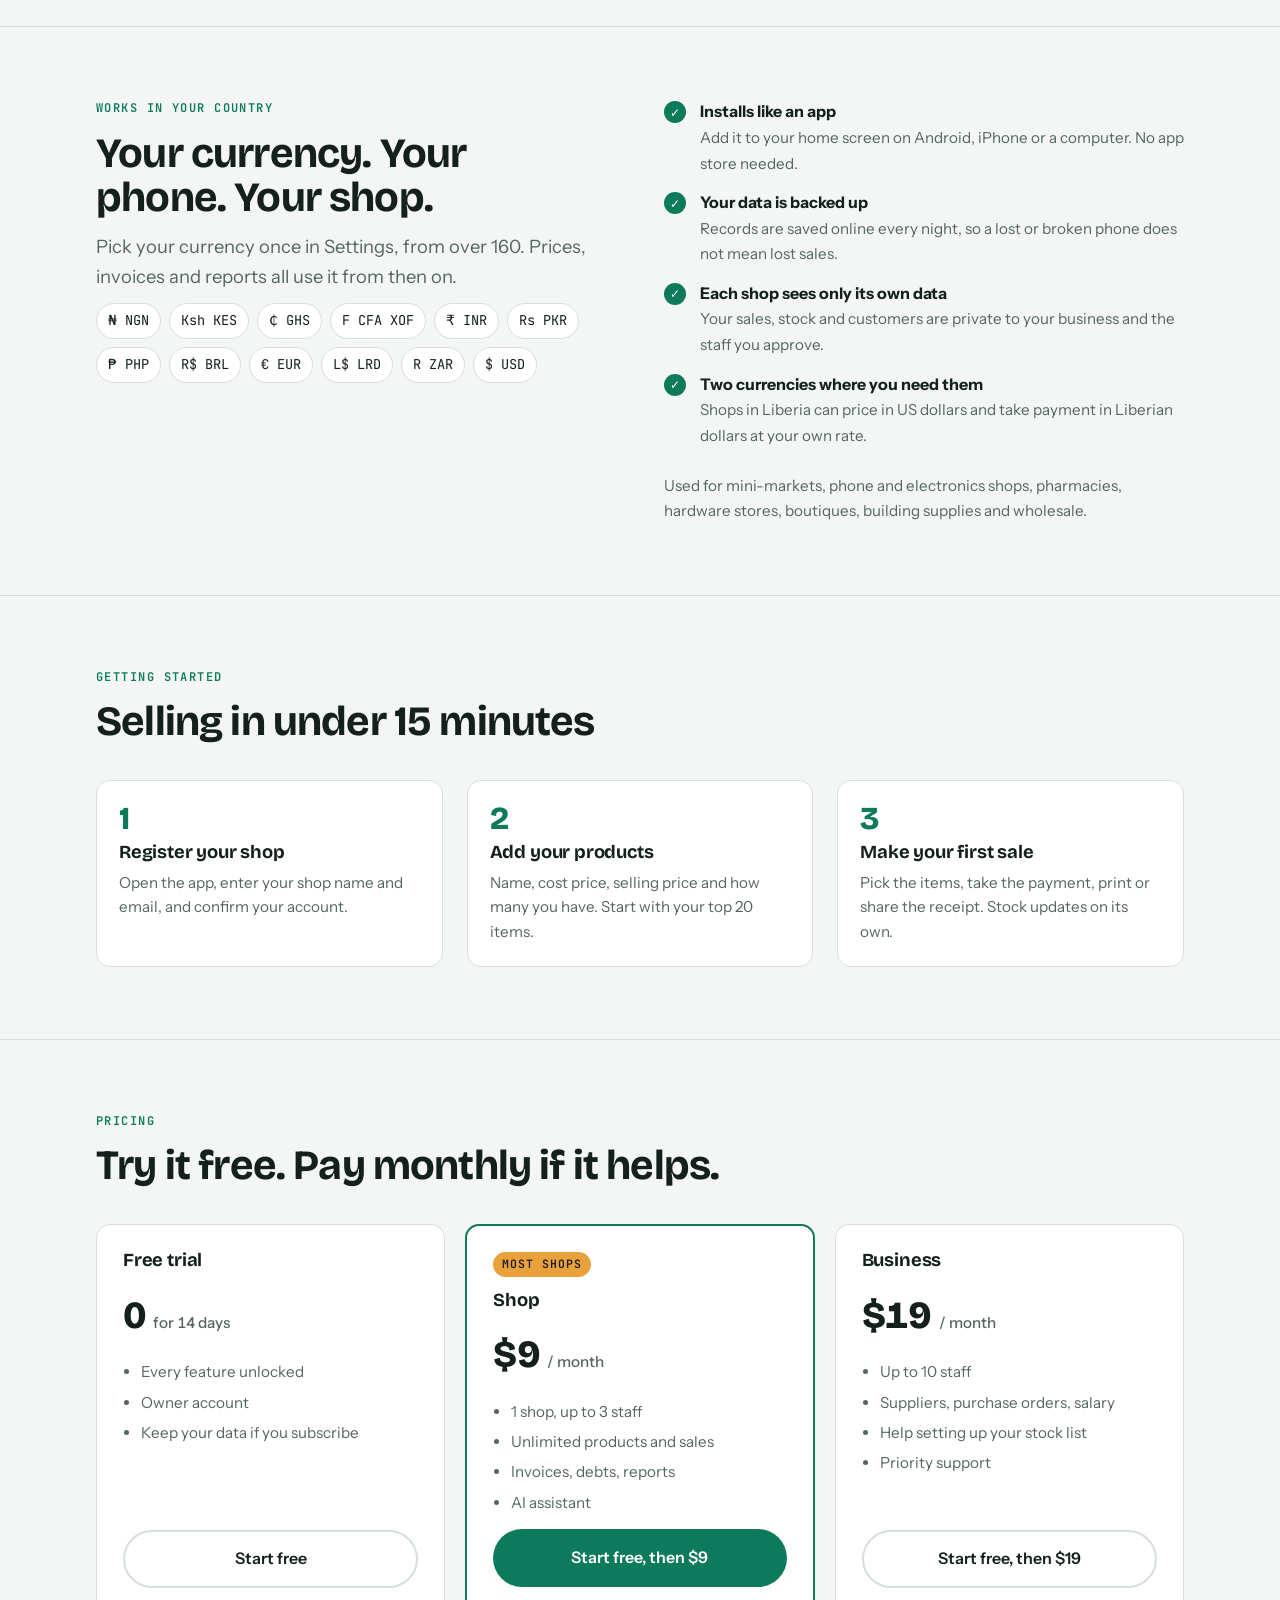
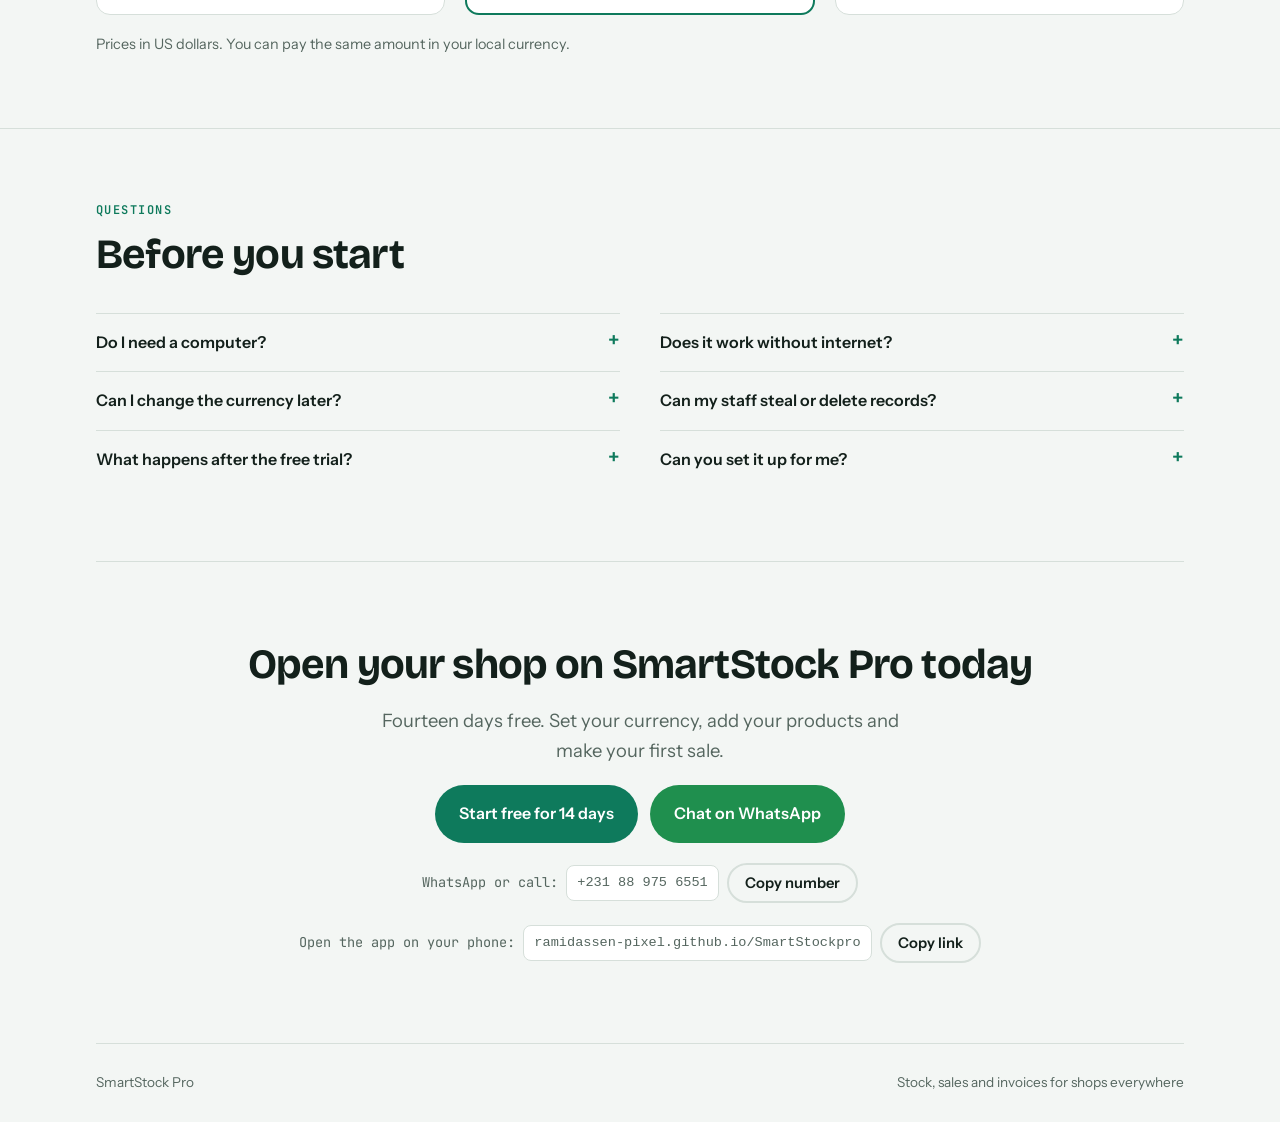
<file: landing.html>
<!doctype html>
<html lang="en">
<head>
<meta charset="utf-8">
<meta name="viewport" content="width=device-width, initial-scale=1, viewport-fit=cover">
<meta name="description" content="Run your shop from your phone: sales, stock, invoices and customer debts, in your own currency. Free for 14 days.">
<meta name="theme-color" content="#0E7A5C">
<meta property="og:type" content="website">
<meta property="og:title" content="SmartStock Pro: stock, sales and invoices for your shop">
<meta property="og:description" content="Record sales, watch stock go down by itself, print invoices and see who owes you. Works in your own currency. Free for 14 days.">
<meta property="og:url" content="https://ramidassen-pixel.github.io/SmartStockpro/landing.html">
<meta property="og:image" content="https://ramidassen-pixel.github.io/SmartStockpro/pwa/icon-512.png">
<meta name="twitter:card" content="summary">
<link rel="icon" href="pwa/icon-192.png">
<!-- Public copy of marketing/landing.html (the Claude artifact version). Edit both together. -->
<style>
html { color-scheme: light; padding-top: env(safe-area-inset-top, 0px); padding-bottom: env(safe-area-inset-bottom, 0px); }
body { margin: 0; }
img { max-width: 100%; }
[hidden] { display: none !important; }
</style>
<title>SmartStock Pro</title>
<meta name="claude:viewport-fit-sides" content="cover">
<link rel="preconnect" href="https://fonts.googleapis.com">
<link rel="preconnect" href="https://fonts.gstatic.com" crossorigin>
<link rel="stylesheet" href="https://fonts.googleapis.com/css2?family=Bricolage+Grotesque:opsz,wght@12..96,500;12..96,700;12..96,800&family=Instrument+Sans:wght@400;500;600&family=JetBrains+Mono:wght@400;600&display=swap">
<style>
/* Layout: a shop counter. Left = the pitch, right = a till receipt that reprints in the visitor's own currency. Sections below read like aisles: short, labelled, scannable. */
:root {
  --bg: #F3F6F4;
  --surface: #FFFFFF;
  --ink: #13201B;
  --muted: #55665F;
  --line: #D6DFDA;
  --accent: #0E7A5C;
  --accent-ink: #FFFFFF;
  --tag: #E9A23B;
  --paper: #FFFFFF;
  --paper-ink: #1B1B1B;
  --wa: #1F8F4E;
  --wa-ink: #FFFFFF;
  --font-display: "Bricolage Grotesque", "Segoe UI", system-ui, sans-serif;
  --font-body: "Instrument Sans", "Segoe UI", system-ui, sans-serif;
  --font-mono: "JetBrains Mono", ui-monospace, "Cascadia Mono", Consolas, monospace;
  --r: 14px;
}
@media (prefers-color-scheme: dark) {
  :root:not([data-theme="light"]) {
    --bg: #0D1412; --surface: #15201C; --ink: #E5EEE9; --muted: #9AACA4; --line: #26342F;
    --accent: #3CC796; --accent-ink: #06140F; --tag: #F0B256; --paper: #F7F7F2; --paper-ink: #1B1B1B;
    color-scheme: dark;
  }
}
:root[data-theme="dark"] {
  --bg: #0D1412; --surface: #15201C; --ink: #E5EEE9; --muted: #9AACA4; --line: #26342F;
  --accent: #3CC796; --accent-ink: #06140F; --tag: #F0B256; --paper: #F7F7F2; --paper-ink: #1B1B1B;
  color-scheme: dark;
}

* { box-sizing: border-box; }
body {
  background: var(--bg); color: var(--ink);
  font-family: var(--font-body); font-size: 16px; line-height: 1.6;
  -webkit-font-smoothing: antialiased;
}
.wrap {
  max-width: 1120px; margin: 0 auto;
  padding-left: max(16px, env(safe-area-inset-left, 0px));
  padding-right: max(16px, env(safe-area-inset-right, 0px));
}
h1, h2, h3 { font-family: var(--font-display); line-height: 1.08; margin: 0; text-wrap: balance; letter-spacing: -0.02em; }
h1 { font-size: clamp(2.4rem, 5.6vw, 4.2rem); font-weight: 800; }
h2 { font-size: clamp(1.8rem, 3.4vw, 2.6rem); font-weight: 700; }
h3 { font-size: 1.15rem; font-weight: 700; letter-spacing: -0.01em; }
p { margin: 0; }
a { color: inherit; }
:focus-visible { outline: 3px solid var(--accent); outline-offset: 3px; border-radius: 6px; }
.eyebrow { font-family: var(--font-mono); font-size: 0.75rem; letter-spacing: 0.12em; text-transform: uppercase; color: var(--accent); font-weight: 600; }
.lede { color: var(--muted); font-size: 1.15rem; max-width: 34rem; }

/* Top bar */
.top { padding-block: 20px; display: flex; align-items: center; justify-content: space-between; gap: 16px; flex-wrap: wrap; }
.brand { display: flex; align-items: center; gap: 10px; font-family: var(--font-display); font-weight: 800; font-size: 1.2rem; text-decoration: none; }
.brand-mark { width: 32px; height: 32px; border-radius: 9px; background: var(--accent); color: var(--accent-ink); display: grid; place-items: center; font-size: 0.95rem; }

.btn {
  display: inline-flex; align-items: center; justify-content: center; gap: 8px;
  padding: 14px 22px; border-radius: 999px; font-weight: 600; text-decoration: none;
  font-family: var(--font-body); font-size: 1rem; border: 2px solid transparent; cursor: pointer;
  transition: transform .15s ease, background-color .15s ease;
}
.btn-primary { background: var(--accent); color: var(--accent-ink); }
.btn-primary:hover { transform: translateY(-1px); }
.btn-ghost { border-color: var(--line); color: var(--ink); background: transparent; }
.btn-ghost:hover { border-color: var(--ink); }
.btn-sm { padding: 9px 16px; font-size: 0.92rem; }
.btn-wa { background: var(--wa); color: var(--wa-ink); }
.btn-wa:hover { transform: translateY(-1px); }
.top-actions { display: flex; gap: 8px; flex-wrap: wrap; }

/* Hero */
.hero { display: grid; grid-template-columns: 1.1fr 0.9fr; gap: 48px; align-items: center; padding-block: 40px 72px; }
.hero > * { min-width: 0; }
.hero-copy { display: flex; flex-direction: column; gap: 22px; }
.hero-actions { display: flex; gap: 12px; flex-wrap: wrap; }
.hero-note { font-size: 0.9rem; color: var(--muted); }
.hl { background: linear-gradient(transparent 62%, color-mix(in srgb, var(--tag) 55%, transparent) 62%); padding: 0 .1em; }

/* Receipt */
.till { display: flex; flex-direction: column; gap: 14px; align-items: center; }
.cur-pick { display: flex; align-items: center; gap: 10px; flex-wrap: wrap; justify-content: center; font-size: 0.92rem; color: var(--muted); }
.cur-pick select {
  font-family: var(--font-body); font-size: 0.95rem; padding: 8px 12px; border-radius: 10px;
  border: 1.5px solid var(--line); background: var(--surface); color: var(--ink); max-width: 100%;
}
.receipt {
  width: 100%; max-width: 360px; background: var(--paper); color: var(--paper-ink);
  font-family: var(--font-mono); font-size: 0.82rem; line-height: 1.55;
  padding: 26px 22px 30px; position: relative;
  box-shadow: 0 1px 0 rgba(0,0,0,.04), 0 18px 40px -18px rgba(0,0,0,.35);
  transform: rotate(1.2deg);
  --zig: 10px;
  -webkit-mask: conic-gradient(from -45deg at bottom, #0000, #000 1deg 89deg, #0000 90deg) 50% / var(--zig) 100%;
          mask: conic-gradient(from -45deg at bottom, #0000, #000 1deg 89deg, #0000 90deg) 50% / var(--zig) 100%;
}
.receipt .r-head { text-align: center; display: flex; flex-direction: column; gap: 2px; margin-bottom: 14px; }
.receipt .r-shop { font-weight: 600; font-size: 0.95rem; letter-spacing: 0.04em; }
.receipt .r-dim { color: #6B6B6B; }
.receipt .rule { border: 0; border-top: 1.5px dashed #B9B9B9; margin: 10px 0; }
.receipt .row { display: flex; justify-content: space-between; gap: 12px; font-variant-numeric: tabular-nums; }
.receipt .row span:last-child { text-align: right; white-space: nowrap; }
.receipt .item-name { font-weight: 600; }
.receipt .total { font-weight: 600; font-size: 1rem; }
.receipt .due { background: #1B1B1B; color: #FFF; padding: 4px 8px; margin: 6px -8px 0; }
.receipt .r-foot { text-align: center; margin-top: 14px; color: #6B6B6B; }
.receipt.flash .amt { animation: flash .5s ease; }
@keyframes flash { from { background: color-mix(in srgb, #E9A23B 55%, transparent); } to { background: transparent; } }
.example-tag { font-size: 0.78rem; color: var(--muted); text-align: center; max-width: 320px; }

/* Sections */
section.band { padding-block: 72px; border-top: 1px solid var(--line); }
.sec-head { display: flex; flex-direction: column; gap: 12px; margin-bottom: 36px; max-width: 40rem; }

.features { display: grid; grid-template-columns: repeat(3, 1fr); gap: 28px 32px; }
.feat { display: flex; flex-direction: column; gap: 8px; padding-top: 16px; border-top: 2px solid var(--ink); min-width: 0; }
.feat p { color: var(--muted); font-size: 0.97rem; }
.feat .code { font-family: var(--font-mono); font-size: 0.8rem; color: var(--accent); }

.ask { margin-top: 44px; background: var(--surface); border: 1px solid var(--line); border-radius: var(--r); padding: 22px; display: grid; grid-template-columns: 220px 1fr; gap: 24px; align-items: start; }
.ask > * { min-width: 0; }
.bubble { background: var(--bg); border-radius: 14px 14px 14px 4px; padding: 12px 14px; font-size: 0.95rem; }
.bubble.me { background: var(--accent); color: var(--accent-ink); border-radius: 14px 14px 4px 14px; justify-self: end; max-width: 30rem; }
.chat { display: flex; flex-direction: column; gap: 10px; }

.world { display: grid; grid-template-columns: 1fr 1fr; gap: 48px; align-items: start; }
.world > * { min-width: 0; }
.checks { list-style: none; margin: 0; padding: 0; display: flex; flex-direction: column; gap: 14px; }
.checks li { display: grid; grid-template-columns: 26px 1fr; gap: 10px; }
.checks li::before { content: "✓"; width: 22px; height: 22px; border-radius: 50%; background: var(--accent); color: var(--accent-ink); display: grid; place-items: center; font-size: 0.75rem; font-weight: 700; margin-top: 2px; }
.checks b { display: block; }
.checks span { color: var(--muted); font-size: 0.95rem; }
.chips { display: flex; flex-wrap: wrap; gap: 8px; }
.chip { font-family: var(--font-mono); font-size: 0.85rem; padding: 6px 11px; border-radius: 999px; border: 1px solid var(--line); background: var(--surface); }
.shops { margin-top: 26px; color: var(--muted); font-size: 0.95rem; }

.steps { display: grid; grid-template-columns: repeat(3, 1fr); gap: 24px; counter-reset: s; }
.step { background: var(--surface); border: 1px solid var(--line); border-radius: var(--r); padding: 22px; display: flex; flex-direction: column; gap: 8px; min-width: 0; }
.step::before { counter-increment: s; content: counter(s); font-family: var(--font-display); font-weight: 800; font-size: 2rem; color: var(--accent); line-height: 1; }
.step p { color: var(--muted); font-size: 0.95rem; }

.plans { display: grid; grid-template-columns: repeat(3, 1fr); gap: 20px; align-items: stretch; }
.plan { background: var(--surface); border: 1px solid var(--line); border-radius: var(--r); padding: 26px; display: flex; flex-direction: column; gap: 14px; min-width: 0; }
.plan.pick { border: 2px solid var(--accent); }
.plan .price { font-family: var(--font-display); font-size: 2.4rem; font-weight: 800; letter-spacing: -0.02em; font-variant-numeric: tabular-nums; }
.plan .price small { font-family: var(--font-body); font-size: 0.95rem; color: var(--muted); font-weight: 500; letter-spacing: 0; }
.plan ul { margin: 0; padding-left: 18px; color: var(--muted); font-size: 0.95rem; display: flex; flex-direction: column; gap: 6px; flex: 1; }
.badge { align-self: flex-start; font-family: var(--font-mono); font-size: 0.72rem; letter-spacing: 0.08em; text-transform: uppercase; background: var(--tag); color: #1B1B1B; padding: 3px 9px; border-radius: 999px; font-weight: 600; }
.plan-note { margin-top: 18px; color: var(--muted); font-size: 0.9rem; }

.faq { display: grid; grid-template-columns: 1fr 1fr; gap: 0 40px; }
details { border-top: 1px solid var(--line); padding-block: 16px; min-width: 0; }
summary { font-weight: 600; cursor: pointer; list-style: none; display: flex; justify-content: space-between; gap: 12px; }
summary::-webkit-details-marker { display: none; }
summary::after { content: "+"; font-family: var(--font-mono); color: var(--accent); font-size: 1.2rem; line-height: 1; }
details[open] summary::after { content: "–"; }
details p { color: var(--muted); margin-top: 10px; font-size: 0.97rem; }

.final { padding-block: 80px; border-top: 1px solid var(--line); text-align: center; display: flex; flex-direction: column; align-items: center; gap: 20px; }
.final .lede { margin: 0 auto; }
.link-box { display: flex; gap: 8px; align-items: center; flex-wrap: wrap; justify-content: center; font-family: var(--font-mono); font-size: 0.85rem; color: var(--muted); }
.link-box code { background: var(--surface); border: 1px solid var(--line); padding: 6px 10px; border-radius: 8px; word-break: break-all; }
footer { padding-block: 28px; border-top: 1px solid var(--line); color: var(--muted); font-size: 0.85rem; display: flex; justify-content: space-between; gap: 12px; flex-wrap: wrap; }

@media (max-width: 900px) {
  .hero, .world { grid-template-columns: 1fr; gap: 40px; }
  .features, .steps, .plans { grid-template-columns: 1fr 1fr; }
  .ask { grid-template-columns: 1fr; }
  .faq { grid-template-columns: 1fr; }
}
@media (max-width: 600px) {
  .features, .steps, .plans { grid-template-columns: 1fr; }
  .hero { padding-block: 16px 56px; }
  section.band { padding-block: 56px; }
  .receipt { transform: none; }
}
@media (prefers-reduced-motion: reduce) {
  * { animation: none !important; transition: none !important; }
}
</style>
</head>
<body>

<div class="wrap">
  <header class="top">
    <a class="brand" href="#top" id="top"><span class="brand-mark">SS</span>SmartStock Pro</a>
    <div class="top-actions">
      <a class="btn btn-ghost btn-sm" href="https://wa.me/231889756551?text=Hello%2C%20I%27m%20interested%20in%20SmartStock%20Pro%20for%20my%20shop." target="_blank" rel="noopener">WhatsApp us</a>
      <a class="btn btn-primary btn-sm" href="https://ramidassen-pixel.github.io/SmartStockpro/" target="_blank" rel="noopener">Open the app</a>
    </div>
  </header>

  <div class="hero">
    <div class="hero-copy">
      <span class="eyebrow">Stock · Sales · Invoices · Debts</span>
      <h1>Know what you sold, what you have, and <span class="hl">who still owes you.</span></h1>
      <p class="lede">SmartStock Pro runs your shop from your phone. Record a sale in seconds, watch stock go down by itself, print the invoice, and see every customer's balance. In your own currency, wherever your shop is.</p>
      <div class="hero-actions">
        <a class="btn btn-primary" href="https://ramidassen-pixel.github.io/SmartStockpro/" target="_blank" rel="noopener">Start free for 14 days</a>
        <a class="btn btn-ghost" href="#how">See how it starts</a>
      </div>
      <p class="hero-note">No card needed. Works on any phone, tablet or computer with a browser.</p>
    </div>

    <div class="till">
      <label class="cur-pick" for="cur">Show this receipt in
        <select id="cur" aria-label="Currency for the sample receipt"></select>
      </label>
      <div class="receipt" id="receipt" aria-live="polite">
        <div class="r-head">
          <span class="r-shop">CORNER MART</span>
          <span class="r-dim">INVOICE INV-2026-0142</span>
          <span class="r-dim" id="r-date"></span>
        </div>
        <div class="row r-dim"><span>Customer</span><span>A. Mensah</span></div>
        <hr class="rule">
        <div id="r-items"></div>
        <hr class="rule">
        <div class="row total"><span>TOTAL</span><span class="amt" id="r-total"></span></div>
        <div class="row"><span>Paid today</span><span class="amt" id="r-paid"></span></div>
        <div class="row total due"><span>BALANCE OWED</span><span class="amt" id="r-due"></span></div>
        <hr class="rule">
        <div class="row r-dim"><span>Stock left · Cooking oil</span><span>4 ⚠ low</span></div>
        <p class="r-foot">Thank you for shopping with us</p>
      </div>
      <p class="example-tag">Example invoice. Prices are rough local amounts for illustration only.</p>
    </div>
  </div>
</div>

<section class="band" id="features">
  <div class="wrap">
    <div class="sec-head">
      <span class="eyebrow">What it does</span>
      <h2>Everything a shop counter needs, in one app</h2>
    </div>
    <div class="features">
      <div class="feat">
        <h3>Sales and invoices</h3>
        <p>Ring up a sale, take part payment or full payment, and print a clean A4 invoice or receipt.</p>
        <span class="code">INV · receipt · part payment</span>
      </div>
      <div class="feat">
        <h3>Stock that counts itself</h3>
        <p>Every sale takes items out of stock. You get a warning before a best seller runs out.</p>
        <span class="code">low-stock alerts · SKU · barcode</span>
      </div>
      <div class="feat">
        <h3>Customer debts</h3>
        <p>See who owes you, how much, and since when. Record payments as they come in.</p>
        <span class="code">credit · balances · history</span>
      </div>
      <div class="feat">
        <h3>Suppliers and orders</h3>
        <p>Make purchase orders, receive goods, and track what you owe your suppliers.</p>
        <span class="code">PO · GRN · supplier bills</span>
      </div>
      <div class="feat">
        <h3>Quotations</h3>
        <p>Send a price quote with discounts and tax, then turn it into an invoice with one tap.</p>
        <span class="code">QT · discount · tax</span>
      </div>
      <div class="feat">
        <h3>Staff with limits</h3>
        <p>Add sales staff who can sell but not see profits or delete records. You approve every new account.</p>
        <span class="code">owner · staff · approvals</span>
      </div>
    </div>

    <div class="ask">
      <div>
        <span class="eyebrow">Built-in assistant</span>
        <h3 style="margin-top:8px">Ask your shop a question</h3>
      </div>
      <div class="chat">
        <div class="bubble me">Which products will run out this week?</div>
        <div class="bubble">Cooking oil 5L (4 left, you sell about 2 a day) and Rice 25kg (6 left). Reorder both from your usual supplier before Friday.</div>
      </div>
    </div>
  </div>
</section>

<section class="band">
  <div class="wrap world">
    <div class="sec-head" style="margin-bottom:0">
      <span class="eyebrow">Works in your country</span>
      <h2>Your currency. Your phone. Your shop.</h2>
      <p class="lede">Pick your currency once in Settings, from over 160. Prices, invoices and reports all use it from then on.</p>
      <div class="chips" aria-label="Some supported currencies">
        <span class="chip">₦ NGN</span><span class="chip">Ksh KES</span><span class="chip">₵ GHS</span>
        <span class="chip">F CFA XOF</span><span class="chip">₹ INR</span><span class="chip">Rs PKR</span>
        <span class="chip">₱ PHP</span><span class="chip">R$ BRL</span><span class="chip">€ EUR</span>
        <span class="chip">L$ LRD</span><span class="chip">R ZAR</span><span class="chip">$ USD</span>
      </div>
    </div>
    <div>
      <ul class="checks">
        <li><div><b>Installs like an app</b><span>Add it to your home screen on Android, iPhone or a computer. No app store needed.</span></div></li>
        <li><div><b>Your data is backed up</b><span>Records are saved online every night, so a lost or broken phone does not mean lost sales.</span></div></li>
        <li><div><b>Each shop sees only its own data</b><span>Your sales, stock and customers are private to your business and the staff you approve.</span></div></li>
        <li><div><b>Two currencies where you need them</b><span>Shops in Liberia can price in US dollars and take payment in Liberian dollars at your own rate.</span></div></li>
      </ul>
      <p class="shops">Used for mini-markets, phone and electronics shops, pharmacies, hardware stores, boutiques, building supplies and wholesale.</p>
    </div>
  </div>
</section>

<section class="band" id="how">
  <div class="wrap">
    <div class="sec-head">
      <span class="eyebrow">Getting started</span>
      <h2>Selling in under 15 minutes</h2>
    </div>
    <div class="steps">
      <div class="step"><h3>Register your shop</h3><p>Open the app, enter your shop name and email, and confirm your account.</p></div>
      <div class="step"><h3>Add your products</h3><p>Name, cost price, selling price and how many you have. Start with your top 20 items.</p></div>
      <div class="step"><h3>Make your first sale</h3><p>Pick the items, take the payment, print or share the receipt. Stock updates on its own.</p></div>
    </div>
  </div>
</section>

<section class="band" id="pricing">
  <div class="wrap">
    <div class="sec-head">
      <span class="eyebrow">Pricing</span>
      <h2>Try it free. Pay monthly if it helps.</h2>
    </div>
    <div class="plans">
      <div class="plan">
        <h3>Free trial</h3>
        <div class="price">0 <small>for 14 days</small></div>
        <ul><li>Every feature unlocked</li><li>Owner account</li><li>Keep your data if you subscribe</li></ul>
        <a class="btn btn-ghost" href="https://ramidassen-pixel.github.io/SmartStockpro/" target="_blank" rel="noopener">Start free</a>
      </div>
      <div class="plan pick">
        <span class="badge">Most shops</span>
        <h3>Shop</h3>
        <div class="price" data-usd="9">$9 <small>/ month</small></div>
        <ul><li>1 shop, up to 3 staff</li><li>Unlimited products and sales</li><li>Invoices, debts, reports</li><li>AI assistant</li></ul>
        <a class="btn btn-primary" href="https://ramidassen-pixel.github.io/SmartStockpro/" target="_blank" rel="noopener">Start free, then $9</a>
      </div>
      <div class="plan">
        <h3>Business</h3>
        <div class="price" data-usd="19">$19 <small>/ month</small></div>
        <ul><li>Up to 10 staff</li><li>Suppliers, purchase orders, salary</li><li>Help setting up your stock list</li><li>Priority support</li></ul>
        <a class="btn btn-ghost" href="https://ramidassen-pixel.github.io/SmartStockpro/" target="_blank" rel="noopener">Start free, then $19</a>
      </div>
    </div>
    <p class="plan-note">Prices in US dollars. You can pay the same amount in your local currency.</p>
  </div>
</section>

<section class="band">
  <div class="wrap">
    <div class="sec-head"><span class="eyebrow">Questions</span><h2>Before you start</h2></div>
    <div class="faq">
      <details><summary>Do I need a computer?</summary><p>No. A phone with a browser is enough. You can also use a tablet or computer, and switch between them.</p></details>
      <details><summary>Does it work without internet?</summary><p>The app opens and keeps working when the connection drops, then saves your records online when you are back.</p></details>
      <details><summary>Can I change the currency later?</summary><p>Yes, in Settings. Amounts you already entered are not converted, so pick your main currency at the start.</p></details>
      <details><summary>Can my staff steal or delete records?</summary><p>Staff accounts can sell, but cannot delete sales or see profit unless you allow it. You approve every new staff account.</p></details>
      <details><summary>What happens after the free trial?</summary><p>You choose a plan to keep going. If you do not, nothing is charged.</p></details>
      <details><summary>Can you set it up for me?</summary><p>Yes. Send your product list and we will load it into the app for you on the Business plan.</p></details>
    </div>
  </div>
</section>

<div class="wrap">
  <div class="final">
    <h2>Open your shop on SmartStock Pro today</h2>
    <p class="lede">Fourteen days free. Set your currency, add your products and make your first sale.</p>
    <div class="hero-actions" style="justify-content:center">
      <a class="btn btn-primary" href="https://ramidassen-pixel.github.io/SmartStockpro/" target="_blank" rel="noopener">Start free for 14 days</a>
      <a class="btn btn-wa" href="https://wa.me/231889756551?text=Hello%2C%20I%27m%20interested%20in%20SmartStock%20Pro%20for%20my%20shop." target="_blank" rel="noopener">Chat on WhatsApp</a>
    </div>
    <div class="link-box"><span>WhatsApp or call:</span><code id="wa-number">+231 88 975 6551</code><button class="btn btn-ghost btn-sm copy-btn" type="button" data-copy="+231889756551" data-target="wa-number">Copy number</button></div>
    <div class="link-box"><span>Open the app on your phone:</span><code id="app-link">ramidassen-pixel.github.io/SmartStockpro</code><button class="btn btn-ghost btn-sm copy-btn" type="button" data-copy="https://ramidassen-pixel.github.io/SmartStockpro/" data-target="app-link">Copy link</button></div>
  </div>
  <footer><span>SmartStock Pro</span><span>Stock, sales and invoices for shops everywhere</span></footer>
</div>

<script>
(function () {
  // Rough example rates (local units per 1 USD). For the sample receipt only.
  var RATES = {
    USD:1, EUR:0.92, GBP:0.78, NGN:1500, GHS:15, KES:130, UGX:3700, TZS:2600, RWF:1400, ETB:130,
    ZAR:18, XOF:600, XAF:600, LRD:190, SLE:23, GMD:70, EGP:50, MAD:10, AED:3.67, SAR:3.75,
    INR:85, PKR:280, BDT:120, LKR:300, NPR:135, PHP:57, IDR:16000, VND:25000, MYR:4.5, THB:35,
    BRL:5.5, MXN:18, COP:4000, PEN:3.7, CLP:950, ARS:1000, TRY:40, JMD:157, CAD:1.38, AUD:1.52
  };
  var REGION = {
    US:'USD', NG:'NGN', GH:'GHS', KE:'KES', UG:'UGX', TZ:'TZS', RW:'RWF', ET:'ETB', ZA:'ZAR',
    SN:'XOF', CI:'XOF', ML:'XOF', BF:'XOF', BJ:'XOF', TG:'XOF', NE:'XOF', CM:'XAF', GA:'XAF', CG:'XAF', TD:'XAF',
    LR:'LRD', SL:'SLE', GM:'GMD', EG:'EGP', MA:'MAD', AE:'AED', SA:'SAR', IN:'INR', PK:'PKR', BD:'BDT',
    LK:'LKR', NP:'NPR', PH:'PHP', ID:'IDR', VN:'VND', MY:'MYR', TH:'THB', BR:'BRL', MX:'MXN', CO:'COP',
    PE:'PEN', CL:'CLP', AR:'ARS', TR:'TRY', JM:'JMD', CA:'CAD', AU:'AUD', GB:'GBP',
    FR:'EUR', DE:'EUR', ES:'EUR', IT:'EUR', PT:'EUR', NL:'EUR', BE:'EUR', IE:'EUR'
  };
  var ITEMS = [
    { name:'Rice 25kg bag', qty:2, usd:21 },
    { name:'Cooking oil 5L', qty:1, usd:9.5 },
    { name:'Phone charger', qty:3, usd:4 },
    { name:'Bar soap (box)', qty:1, usd:6 }
  ];
  var PAID_SHARE = 0.6;

  var names = null;
  try { names = new Intl.DisplayNames(['en'], { type:'currency' }); } catch (e) {}
  function label(code) { try { return names ? names.of(code) : code; } catch (e) { return code; } }

  function fmt(code, n) {
    try {
      return new Intl.NumberFormat(undefined, { style:'currency', currency:code, currencyDisplay:'narrowSymbol', maximumFractionDigits: n >= 1000 ? 0 : 2 }).format(n);
    } catch (e) { return code + ' ' + n.toFixed(2); }
  }
  function nice(n) {
    if (n >= 10000) return Math.round(n / 100) * 100;
    if (n >= 1000) return Math.round(n / 50) * 50;
    if (n >= 100) return Math.round(n / 5) * 5;
    if (n >= 10) return Math.round(n * 2) / 2;
    return Math.round(n * 100) / 100;
  }

  var sel = document.getElementById('cur');
  var codes = Object.keys(RATES).sort(function (a, b) { return label(a).localeCompare(label(b)); });
  codes.forEach(function (c) {
    var o = document.createElement('option');
    o.value = c; o.textContent = label(c) + ' (' + c + ')';
    sel.appendChild(o);
  });

  function guess() {
    try { var saved = localStorage.getItem('ssp-cur'); if (saved && RATES[saved]) return saved; } catch (e) {}
    var langs = (navigator.languages && navigator.languages.length) ? navigator.languages : [navigator.language || 'en-US'];
    for (var i = 0; i < langs.length; i++) {
      var m = /[-_]([A-Za-z]{2})$/.exec(langs[i] || '');
      if (m && REGION[m[1].toUpperCase()]) return REGION[m[1].toUpperCase()];
    }
    return 'USD';
  }

  var receipt = document.getElementById('receipt');
  function render(code, animate) {
    var rate = RATES[code] || 1, total = 0, html = '';
    ITEMS.forEach(function (it) {
      var unit = nice(it.usd * rate), line = unit * it.qty;
      total += line;
      html += '<div class="row"><span class="item-name">' + it.name + '</span><span></span></div>'
        + '<div class="row r-dim"><span>' + it.qty + ' × ' + fmt(code, unit) + '</span><span class="amt">' + fmt(code, line) + '</span></div>';
    });
    var paid = nice(total * PAID_SHARE);
    document.getElementById('r-items').innerHTML = html;
    document.getElementById('r-total').textContent = fmt(code, total);
    document.getElementById('r-paid').textContent = fmt(code, paid);
    document.getElementById('r-due').textContent = fmt(code, total - paid);
    if (animate) { receipt.classList.remove('flash'); void receipt.offsetWidth; receipt.classList.add('flash'); }
  }

  document.getElementById('r-date').textContent = new Date().toLocaleDateString(undefined, { year:'numeric', month:'short', day:'2-digit' });
  var start = guess();
  sel.value = start;
  render(start, false);
  sel.addEventListener('change', function () {
    render(sel.value, true);
    try { localStorage.setItem('ssp-cur', sel.value); } catch (e) {}
  });

  Array.prototype.forEach.call(document.querySelectorAll('.copy-btn'), function (btn) {
    var label = btn.textContent;
    btn.addEventListener('click', function () {
      var text = btn.getAttribute('data-copy');
      var target = document.getElementById(btn.getAttribute('data-target'));
      function done(msg) { btn.textContent = msg; setTimeout(function () { btn.textContent = label; }, 1800); }
      function selectIt() {
        try { var r = document.createRange(); r.selectNodeContents(target); var s = getSelection(); s.removeAllRanges(); s.addRange(r); } catch (e) {}
        done('Select and copy');
      }
      try {
        navigator.clipboard.writeText(text).then(function () { done('Copied'); }, selectIt);
      } catch (e) { selectIt(); }
    });
  });
})();
</script>
</body>
</html>
</file>
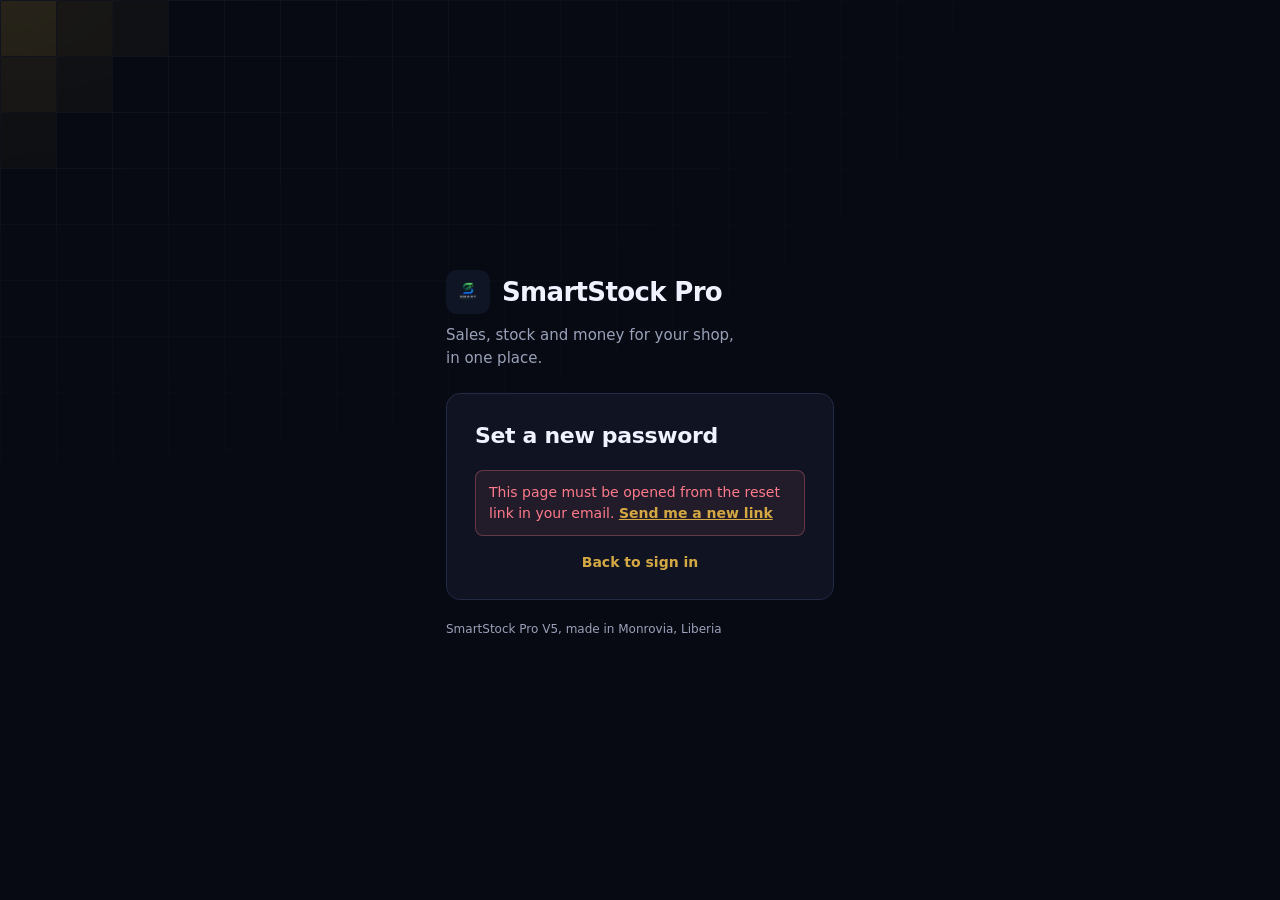
<file: reset.html>
<!DOCTYPE html>
<html lang="en">
<head>
<meta charset="UTF-8">
<meta name="viewport" content="width=device-width, initial-scale=1.0, viewport-fit=cover">
<meta name="theme-color" content="#070A12">
<title>Set a new password — SmartStock Pro</title>
<link rel="icon" href="pwa/icon-192.png">
<link rel="stylesheet" href="assets/css/auth.css">
</head>
<body class="auth">
  <div class="au-floor" aria-hidden="true">
    <span style="--c:0;--r:0;--o:.16"></span><span style="--c:1;--r:0;--o:.09"></span><span style="--c:2;--r:0;--o:.05"></span>
    <span style="--c:0;--r:1;--o:.10"></span><span style="--c:1;--r:1;--o:.05"></span><span style="--c:0;--r:2;--o:.05"></span>
  </div>
  <main class="au-wrap">
    <div class="au-brand">
      <img src="pwa/icon-192.png" alt="" width="44" height="44">
      <div class="au-name">SmartStock Pro</div>
    </div>
    <p class="au-tagline">Sales, stock and money for your shop, in one place.</p>

    <section class="au-panel">
      <h1 class="au-h1">Set a new password</h1>
      <p class="au-lead" id="sub-text">Choose a new password for your account.</p>

      <div id="msg" class="msg" role="status" aria-live="polite"></div>

      <div id="form-area">
        <div class="fg">
          <label class="fl" for="pw1">New password</label>
          <div class="pw-wrap">
            <input class="fi" id="pw1" type="password" autocomplete="new-password" aria-describedby="pw1-hint">
            <button type="button" class="pw-eye" aria-label="Show password" aria-pressed="false" onclick="toggle('pw1')"><svg viewBox="0 0 24 24" fill="none" stroke="currentColor" stroke-width="1.8" stroke-linecap="round" stroke-linejoin="round" aria-hidden="true"><path d="M2 12s3.6-7 10-7 10 7 10 7-3.6 7-10 7S2 12 2 12z"/><circle cx="12" cy="12" r="3"/></svg></button>
          </div>
          <p class="au-hint" id="pw1-hint">At least 8 characters, with a capital letter, a small letter and a number.</p>
        </div>
        <div class="fg">
          <label class="fl" for="pw2">Type it again</label>
          <div class="pw-wrap">
            <input class="fi" id="pw2" type="password" autocomplete="new-password">
            <button type="button" class="pw-eye" aria-label="Show password" aria-pressed="false" onclick="toggle('pw2')"><svg viewBox="0 0 24 24" fill="none" stroke="currentColor" stroke-width="1.8" stroke-linecap="round" stroke-linejoin="round" aria-hidden="true"><path d="M2 12s3.6-7 10-7 10 7 10 7-3.6 7-10 7S2 12 2 12z"/><circle cx="12" cy="12" r="3"/></svg></button>
          </div>
        </div>
        <button id="save-btn" type="button" class="btn-primary" onclick="savePassword()">Save new password</button>
      </div>

      <p class="au-alt"><a class="au-link" href="index.html">Back to sign in</a></p>
    </section>

    <p class="au-foot">SmartStock Pro V5, made in Monrovia, Liberia</p>
  </main>
<script>
(function () {
  var SUPABASE_AUTH_URL = 'https://ovbtqkpvhivqnnxojjwu.supabase.co/auth/v1';
  var SUPABASE_ANON = 'eyJhbGciOiJIUzI1NiIsInR5cCI6IkpXVCJ9.eyJpc3MiOiJzdXBhYmFzZSIsInJlZiI6Im92YnRxa3B2aGl2cW5ueG9qand1Iiwicm9sZSI6ImFub24iLCJpYXQiOjE3ODEyMTQ1NDEsImV4cCI6MjA5Njc5MDU0MX0.TZ_B5NBC3uIyqMYs442umeoi3o78CCwTZW6YgHS9efw';

  // Supabase puts the result in the URL hash (#access_token=...&type=recovery,
  // or #error=...&error_code=otp_expired); some errors come as ?error=... instead.
  var p = new URLSearchParams((location.hash || '').replace(/^#/, '') + '&' + (location.search || '').replace(/^\?/, ''));
  var params = { access_token: p.get('access_token'), type: p.get('type'),
                 error: p.get('error') || p.get('error_code'), error_code: p.get('error_code') };

  // Keep the one-time reset token out of the address bar and browser history
  try { history.replaceState(null, '', location.pathname); } catch (e) {}

  var msg = document.getElementById('msg');
  var formArea = document.getElementById('form-area');
  var subText = document.getElementById('sub-text');
  var NEW_LINK = ' <a href="forgot.html">Send me a new link</a>';

  function linkProblem(text) {
    formArea.style.display = 'none';
    subText.textContent = '';
    msg.className = 'msg err';
    msg.innerHTML = text + NEW_LINK;
  }

  if (params.error) {
    linkProblem(params.error_code === 'otp_expired'
      ? 'This reset link has expired or was already used.'
      : 'This reset link did not work.');
  } else if (!params.access_token || params.type !== 'recovery') {
    linkProblem('This page must be opened from the reset link in your email.');
  }

  var saving = false;

  window.toggle = function (id) {
    var el = document.getElementById(id);
    var show = el.type === 'password';
    el.type = show ? 'text' : 'password';
    var eye = el.parentNode.querySelector('.pw-eye');
    eye.setAttribute('aria-pressed', show ? 'true' : 'false');
    eye.setAttribute('aria-label', show ? 'Hide password' : 'Show password');
  };

  window.savePassword = function () {
    if (saving) return;
    var pw1 = document.getElementById('pw1').value;
    var pw2 = document.getElementById('pw2').value;
    msg.className = 'msg'; msg.textContent = '';

    if (pw1.length < 8 || !/[A-Z]/.test(pw1) || !/[a-z]/.test(pw1) || !/[0-9]/.test(pw1)) {
      msg.className = 'msg err';
      msg.textContent = 'Password must be at least 8 characters with uppercase, lowercase and a number.';
      return;
    }
    if (pw1 !== pw2) {
      msg.className = 'msg err';
      msg.textContent = 'Passwords do not match.';
      return;
    }

    var btn = document.getElementById('save-btn');
    saving = true;
    btn.disabled = true; btn.textContent = 'Saving…';

    pwnedPw(pw1).then(function (pwned) {
      if (pwned) {
        saving = false;
        btn.disabled = false; btn.textContent = 'Save new password';
        msg.className = 'msg err';
        msg.textContent = 'This password has appeared in a known data breach, so it isn\'t safe to use. Please choose a different one.';
        return;
      }
      updatePassword(pw1, btn);
    });
  };

  // Leaked-password check (Have I Been Pwned, k-anonymity: only 5 hash chars are sent).
  // Same logic as Auth._pwnedPw in assets/js/auth.js — this page doesn't load that file.
  function pwnedPw(pw) {
    try {
      return crypto.subtle.digest('SHA-1', new TextEncoder().encode(pw))
        .then(function (buf) {
          var hash = Array.prototype.map.call(new Uint8Array(buf), function (b) {
            return ('0' + b.toString(16)).slice(-2);
          }).join('').toUpperCase();
          var suffix = hash.slice(5);
          return fetch('https://api.pwnedpasswords.com/range/' + hash.slice(0, 5), { headers: { 'Add-Padding': 'true' } })
            .then(function (r) { return r.ok ? r.text() : ''; })
            .then(function (body) {
              return body.split('\n').some(function (line) {
                var parts = line.trim().split(':');
                return parts[0] === suffix && Number(parts[1]) > 0;
              });
            });
        })
        .catch(function () { return false; });
    } catch (e) {
      return Promise.resolve(false);
    }
  }

  function updatePassword(pw1, btn) {
    fetch(SUPABASE_AUTH_URL + '/user', {
      method: 'PUT',
      headers: {
        'Content-Type': 'application/json',
        'apikey': SUPABASE_ANON,
        'Authorization': 'Bearer ' + params.access_token,
      },
      body: JSON.stringify({ password: pw1 }),
    })
    .then(function (r) { return r.json().catch(function () { return {}; }).then(function (d) { return { ok: r.ok, status: r.status, data: d }; }); })
    .then(function (res) {
      saving = false;
      btn.disabled = false; btn.textContent = 'Save new password';
      if (!res.ok) {
        var code = (res.data && (res.data.error_code || res.data.code)) || '';
        if (res.status === 401 || res.status === 403 || /expired|invalid|jwt/i.test(code + ' ' + (res.data.msg || ''))) {
          linkProblem('This reset link has expired. Reset links work once and for a limited time.');
        } else if (code === 'same_password') {
          msg.className = 'msg err';
          msg.textContent = 'That is your current password. Choose a different one.';
        } else {
          msg.className = 'msg err';
          msg.textContent = (res.data && (res.data.msg || res.data.error_description)) || 'Could not update the password. Please try again.';
        }
        return;
      }
      // Sign out every device, including whoever may have had the old password
      fetch(SUPABASE_AUTH_URL + '/logout?scope=global', {
        method: 'POST', keepalive: true,
        headers: { 'apikey': SUPABASE_ANON, 'Authorization': 'Bearer ' + params.access_token },
      }).catch(function () {});
      params.access_token = null;
      formArea.style.display = 'none';
      subText.innerHTML = '<strong style="color:var(--au-ok)">Password updated.</strong> For your safety you have been signed out on every device. Sign in again with your new password.';
    })
    .catch(function () {
      saving = false;
      btn.disabled = false; btn.textContent = 'Save new password';
      msg.className = 'msg err';
      msg.textContent = 'No connection. Check your internet and try again.';
    });
  }
})();
</script>
</body>
</html>
</file>
<file: assets/css/variables.css>
/* ===== variables.css ===== */
:root {
  /* ── BACKGROUNDS — deep layered darks ─────────────────────────── */
  --bg:  #070A12;
  --bg2: #0C0F1A;
  --bg3: #111525;
  --bg4: #171C2E;
  --bg5: #1D2238;

  /* ── BORDERS ────────────────────────────────────────────────────── */
  --bd:  rgba(255,255,255,0.055);
  --bd2: rgba(255,255,255,0.095);
  --bd3: rgba(255,255,255,0.15);

  /* ── GOLD — primary accent ──────────────────────────────────────── */
  --g:   #D4A843;
  --g2:  #F0C866;
  --g3:  #8C6A18;
  --gb:  rgba(212,168,67,0.10);
  --gb2: rgba(212,168,67,0.18);
  --gb3: rgba(212,168,67,0.05);

  /* ── SEMANTIC ───────────────────────────────────────────────────── */
  --ok:  #0FD47D; --okb: rgba(15,212,125,0.10); --okbd: rgba(15,212,125,0.25);
  --er:  #FF4D6A; --erb: rgba(255,77,106,0.10);  --erbd: rgba(255,77,106,0.25);
  --wa:  #FFAD1F; --wab: rgba(255,173,31,0.10);  --wabd: rgba(255,173,31,0.25);
  --in:  #7B7FF5; --inb: rgba(123,127,245,0.10); --inbd: rgba(123,127,245,0.25);
  --pu:  #B060F0; --pub: rgba(176,96,240,0.10);

  /* ── TEXT ───────────────────────────────────────────────────────── */
  --t1: #F0F3FF;
  --t2: #7E8BA8;
  --t3: #424E6A;
  --t4: #242D45;

  /* ── TYPOGRAPHY ─────────────────────────────────────────────────── */
  --ff: -apple-system, BlinkMacSystemFont, 'SF Pro Display', 'Segoe UI', system-ui, sans-serif;
  --fm: 'SF Mono', 'JetBrains Mono', 'Fira Code', monospace;

  /* ── RADII ───────────────────────────────────────────────────────── */
  --r4:4px; --r6:6px; --r8:8px; --r10:10px;
  --r12:12px; --r14:14px; --r16:16px; --r20:20px; --r24:24px;

  /* ── SHADOWS ─────────────────────────────────────────────────────── */
  --sh:  0 2px 8px rgba(0,0,0,0.5), 0 1px 2px rgba(0,0,0,0.3);
  --sh2: 0 8px 32px rgba(0,0,0,0.65), 0 2px 8px rgba(0,0,0,0.4);
  --sh3: 0 20px 60px rgba(0,0,0,0.75), 0 4px 16px rgba(0,0,0,0.5);
  --gsh: 0 4px 20px rgba(212,168,67,0.22), 0 1px 4px rgba(212,168,67,0.12);

  /* ── LAYOUT ──────────────────────────────────────────────────────── */
  --topH: 60px;
  --botH: 68px;
  --sb:   env(safe-area-inset-bottom, 0px);
}

/* Light theme */
[data-theme="light"] {
  --bg:#F0F2FA; --bg2:#FFFFFF; --bg3:#E8EBF5; --bg4:#DDE0EE; --bg5:#D2D5E4;
  --bd:rgba(20,28,70,0.07); --bd2:rgba(20,28,70,0.12); --bd3:rgba(20,28,70,0.20);
  --t1:#0A0D1C; --t2:#3D4A6B; --t3:#7E8BA8; --t4:#B8BDCE;
  --g:#8A5F10; --g2:#B8840A; --g3:#6B480A;
  --gb:rgba(138,95,16,0.10); --gb2:rgba(138,95,16,0.16); --gb3:rgba(138,95,16,0.05);
  --sh:0 2px 8px rgba(0,0,0,0.07); --sh2:0 6px 24px rgba(0,0,0,0.10); --sh3:0 16px 48px rgba(0,0,0,0.14);
  --gsh:0 3px 14px rgba(138,95,16,0.16);
  --ok:#0A9A5B; --er:#D62E4A; --wa:#C07A00; --in:#5458D4;
}

/* ── Animations ──────────────────────────────────────────────────────── */
@keyframes fadeUp  { from{opacity:0;transform:translateY(12px)} to{opacity:1;transform:translateY(0)} }
@keyframes fadeIn  { from{opacity:0} to{opacity:1} }
@keyframes slideUp { from{transform:translateY(100%)} to{transform:translateY(0)} }
@keyframes toastIn { from{transform:translateY(10px) scale(.94);opacity:0} to{transform:none;opacity:1} }
@keyframes spin    { to{transform:rotate(360deg)} }
@keyframes pulse   { 0%,100%{opacity:1} 50%{opacity:.3} }
@keyframes bounce  { 0%,80%,100%{transform:scale(.55);opacity:.3} 40%{transform:scale(1);opacity:1} }
@keyframes glow    { 0%,100%{box-shadow:0 0 10px rgba(212,168,67,.25)} 50%{box-shadow:0 0 24px rgba(212,168,67,.55)} }
@keyframes shimmer { from{background-position:-200% 0} to{background-position:200% 0} }
@keyframes pop     { 0%{transform:scale(.94)} 60%{transform:scale(1.03)} 100%{transform:scale(1)} }
@keyframes ripple  { from{transform:scale(0);opacity:.4} to{transform:scale(2.5);opacity:0} }

/* ── Base reset ──────────────────────────────────────────────────────── */
*, *::before, *::after { box-sizing:border-box; -webkit-tap-highlight-color:transparent; }
html { font-family:var(--ff); background:var(--bg); color:var(--t1); -webkit-font-smoothing:antialiased; }
body { margin:0; overflow-x:hidden; }
button { cursor:pointer; border:none; background:none; padding:0; font-family:var(--ff); }
input, textarea, select { font-family:var(--ff); }
a { color:inherit; text-decoration:none; }


/* ── Visibility utility ─────────────────────────────────── */
.hidden { display:none !important; }
</file>
<file: assets/css/layout.css>
/* ===== layout.css ===== */
/* ════════════════════════════════════════════════
   LAYOUT — Shell, Topbar, Nav, Pages, Modals
════════════════════════════════════════════════ */

/* ── LOADER ─────────────────────────────────────── */
.loader {
  position:fixed; inset:0; z-index:9999;
  background:var(--bg);
  display:flex; align-items:center; justify-content:center; flex-direction:column;
}
.loader-inner { text-align:center; animation:fadeIn .5s ease; }
.loader-logo  { font-size:52px; margin-bottom:16px; animation:glow 2.4s ease-in-out infinite; }
.loader-name  { font-size:16px; font-weight:800; letter-spacing:.2em; text-transform:uppercase; color:var(--g); margin-bottom:5px; }
.loader-tagline { font-size:10px; color:var(--t3); letter-spacing:.26em; text-transform:uppercase; margin-bottom:24px; }
.loader-dots  { display:flex; gap:8px; justify-content:center; }
.loader-dots span {
  width:9px; height:9px; border-radius:50%;
  background:linear-gradient(135deg,var(--g2),var(--g3));
  animation:bounce 1.3s ease-in-out infinite;
  box-shadow:0 0 8px rgba(212,168,67,.4);
}
.loader-dots span:nth-child(2) { animation-delay:.18s; }
.loader-dots span:nth-child(3) { animation-delay:.36s; }

/* ── LOGIN ──────────────────────────────────────── */
.login-screen {
  position:fixed; inset:0; z-index:100;
  display:flex; align-items:center; justify-content:center; padding:20px;
  background:
    radial-gradient(ellipse at 25% 15%, rgba(212,168,67,.07) 0%, transparent 55%),
    radial-gradient(ellipse at 78% 82%, rgba(123,127,245,.05) 0%, transparent 55%),
    radial-gradient(ellipse at 60% 40%, rgba(15,212,125,.03) 0%, transparent 50%),
    var(--bg);
}
.login-card {
  width:100%; max-width:400px;
  background:var(--bg2);
  border:1px solid var(--bd2);
  border-radius:var(--r24);
  padding:34px 26px 28px;
  box-shadow:var(--sh3);
  position:relative; overflow:hidden;
}
.login-card::before {
  content:'';
  position:absolute; top:0; left:0; right:0; height:1px;
  background:linear-gradient(90deg,transparent,rgba(212,168,67,.4),transparent);
}
.login-logo  { font-size:44px; text-align:center; margin-bottom:14px; animation:glow 2.4s ease-in-out infinite; }
.login-title {
  font-size:26px; font-weight:900; text-align:center;
  letter-spacing:-.03em;
  background:linear-gradient(135deg,var(--g2) 0%,var(--g) 60%,var(--g3) 100%);
  -webkit-background-clip:text; -webkit-text-fill-color:transparent;
  background-clip:text; margin-bottom:5px;
}
.login-sub { font-size:10px; color:var(--t3); text-align:center; text-transform:uppercase; letter-spacing:.22em; margin-bottom:26px; }
.login-tabs {
  display:flex; gap:3px;
  background:var(--bg3); border-radius:var(--r12);
  padding:3px; margin-bottom:24px;
  border:1px solid var(--bd);
}
.ltab { flex:1; padding:10px; border-radius:var(--r10); font-size:13px; font-weight:700; color:var(--t3); transition:all .2s; letter-spacing:.02em; }
.ltab.active {
  background:linear-gradient(135deg,var(--g2),var(--g3));
  color:#07080D;
  box-shadow:0 2px 10px rgba(212,168,67,.3);
}

/* ── APP SHELL ───────────────────────────────────── */
.app-shell { display:flex; flex-direction:column; min-height:100vh; }

/* ── TOPBAR ──────────────────────────────────────── */
.topbar {
  position:fixed; top:0; left:0; right:0; z-index:500;
  height:var(--topH);
  display:flex; align-items:center; justify-content:space-between;
  padding:0 14px 0 12px;
  background:rgba(7,10,18,0.90);
  backdrop-filter:blur(32px) saturate(200%);
  -webkit-backdrop-filter:blur(32px) saturate(200%);
  border-bottom:1px solid var(--bd);
}
.topbar::after {
  content:''; position:absolute; bottom:0; left:0; right:0; height:1px;
  background:linear-gradient(90deg,transparent,rgba(212,168,67,.12),transparent);
  pointer-events:none;
}
[data-theme="light"] .topbar { background:rgba(240,242,250,0.90); }
.tb-brand { display:flex; align-items:center; gap:10px; cursor:pointer; padding:4px; border-radius:var(--r10); transition:opacity .2s; flex:1; min-width:0; }
.tb-brand:active { opacity:.72; }
.tb-logo {
  width:36px; height:36px; border-radius:11px;
  background:linear-gradient(135deg,var(--g2),var(--g3));
  display:flex; align-items:center; justify-content:center;
  font-size:18px; flex-shrink:0;
  border:1px solid rgba(212,168,67,.35);
  box-shadow:var(--gsh); overflow:hidden;
}
.tb-brand-text { min-width:0; }
.tb-name { font-size:15px; font-weight:800; color:var(--t1); white-space:nowrap; overflow:hidden; text-overflow:ellipsis; letter-spacing:-.02em; }
.tb-sub  { font-size:9px; color:var(--t3); letter-spacing:.14em; text-transform:uppercase; margin-top:2px; }
.tb-actions { display:flex; align-items:center; gap:8px; flex-shrink:0; }
.tb-btn {
  width:38px; height:38px; border-radius:var(--r10);
  background:var(--bg3); border:1px solid var(--bd2);
  display:flex; align-items:center; justify-content:center;
  font-size:18px; position:relative; transition:all .18s;
}
.tb-btn:active { background:var(--gb); transform:scale(.9); }
.notif-badge {
  position:absolute; top:6px; right:6px;
  width:8px; height:8px; background:var(--er);
  border-radius:50%; border:2px solid var(--bg);
}
.tb-avatar {
  width:38px; height:38px; border-radius:50%;
  background:linear-gradient(135deg,var(--g2),var(--g3));
  display:flex; align-items:center; justify-content:center;
  font-size:15px; font-weight:800; color:#07080D;
  cursor:pointer;
  border:2px solid rgba(212,168,67,.35);
  box-shadow:var(--gsh); transition:transform .18s; flex-shrink:0;
  overflow:hidden;
}
.tb-avatar:active { transform:scale(.88); }

/* ── PAGES CONTAINER ─────────────────────────────── */
.pages-container {
  flex:1;
  margin-top:var(--topH);
  margin-bottom:calc(var(--botH) + var(--sb));
  overflow-y:auto;
  -webkit-overflow-scrolling:touch;
}
.page { display:none; animation:fadeUp .25s ease; min-height:calc(100vh - var(--topH) - var(--botH) - var(--sb)); }
.page.active { display:block; }
#pg-ai.active { display:flex!important; flex-direction:column; height:calc(100vh - var(--topH) - var(--botH) - var(--sb)); overflow:hidden; }

/* ── BOTTOM NAV ──────────────────────────────────── */
.bottom-nav {
  position:fixed; bottom:0; left:0; right:0; z-index:500;
  height:calc(var(--botH) + var(--sb));
  padding-bottom:var(--sb);
  background:rgba(7,10,18,0.96);
  backdrop-filter:blur(32px) saturate(200%);
  -webkit-backdrop-filter:blur(32px) saturate(200%);
  border-top:1px solid var(--bd);
  display:flex; align-items:stretch;
}
.bottom-nav::before {
  content:''; position:absolute; top:0; left:0; right:0; height:1px;
  background:linear-gradient(90deg,transparent,rgba(212,168,67,.1),transparent);
  pointer-events:none;
}
[data-theme="light"] .bottom-nav { background:rgba(240,242,250,0.96); }
.bnav-item {
  flex:1; display:flex; flex-direction:column;
  align-items:center; justify-content:center; gap:5px;
  color:var(--t3); font-size:9px; font-weight:700;
  text-transform:uppercase; letter-spacing:.07em;
  transition:color .2s; position:relative; cursor:pointer;
}
.bnav-item.active { color:var(--g); }
.bnav-item.active::before {
  content:''; position:absolute; top:0; left:50%; transform:translateX(-50%);
  width:28px; height:2.5px;
  background:linear-gradient(90deg,var(--g2),var(--g3));
  border-radius:0 0 4px 4px;
  box-shadow:0 2px 10px rgba(212,168,67,.6);
}
.bnav-item:active { transform:scale(.85); }
.bnav-icon { font-size:22px; line-height:1; transition:transform .2s; }
.bnav-item.active .bnav-icon { transform:translateY(-2px); }

/* ── NOTIFICATION PANEL ──────────────────────────── */
.notif-panel {
  position:fixed; top:calc(var(--topH) + 6px); right:10px;
  width:min(340px, calc(100vw - 20px)); max-height:65vh;
  background:var(--bg2); border:1px solid var(--bd2);
  border-radius:var(--r16); box-shadow:var(--sh3);
  z-index:490; overflow:hidden;
  animation:fadeUp .2s ease;
  display:flex; flex-direction:column;
}
.notif-head { padding:13px 16px; border-bottom:1px solid var(--bd); display:flex; justify-content:space-between; align-items:center; font-size:13px; font-weight:700; flex-shrink:0; }
.notif-list { overflow-y:auto; flex:1; }
.notif-item { padding:13px 16px; border-bottom:1px solid var(--bd); }
.notif-item-title { font-size:13px; font-weight:600; color:var(--t1); margin-bottom:3px; }
.notif-item-time  { font-size:10px; color:var(--t3); font-family:var(--fm); }
.notif-empty { padding:30px; text-align:center; color:var(--t3); font-size:13px; }

/* ── TOAST ───────────────────────────────────────── */
.toast-container {
  position:fixed;
  bottom:calc(var(--botH) + var(--sb) + 16px);
  left:14px; right:14px; z-index:9000;
  display:flex; flex-direction:column; gap:9px;
  pointer-events:none; max-width:420px; margin:0 auto;
}
.toast {
  display:flex; align-items:center; gap:11px;
  padding:13px 17px; border-radius:var(--r14);
  font-size:13px; font-weight:600;
  box-shadow:var(--sh3);
  animation:toastIn .32s cubic-bezier(.32,1.25,.6,1);
  pointer-events:auto;
  border:1px solid transparent;
  backdrop-filter:blur(16px);
  -webkit-backdrop-filter:blur(16px);
}
.toast-ok   { background:rgba(15,212,125,.10); border-color:var(--okbd); color:var(--ok); }
.toast-err  { background:rgba(255,77,106,.10);  border-color:var(--erbd); color:var(--er); }
.toast-warn { background:rgba(255,173,31,.10);  border-color:var(--wabd); color:var(--wa); }
.toast-info { background:rgba(123,127,245,.10); border-color:var(--inbd); color:var(--in); }
.toast-gold { background:rgba(212,168,67,.10);  border-color:rgba(212,168,67,.3); color:var(--g); }

/* ── MODAL ───────────────────────────────────────── */
.modal-overlay {
  position:fixed; inset:0; z-index:700;
  background:rgba(0,0,0,.78);
  backdrop-filter:blur(8px); -webkit-backdrop-filter:blur(8px);
  display:flex; align-items:flex-end; justify-content:center;
  animation:fadeIn .22s ease;
}
.modal {
  background:var(--bg2);
  border-radius:var(--r24) var(--r24) 0 0;
  width:100%; max-width:600px; max-height:92vh;
  display:flex; flex-direction:column; overflow:hidden;
  animation:slideUp .32s cubic-bezier(.32,1.1,.6,1);
  box-shadow:var(--sh3);
  border:1px solid var(--bd2); border-bottom:none;
}
.modal-bar {
  height:3px; flex-shrink:0;
  background:linear-gradient(90deg,var(--g3),var(--g2),var(--g));
}
.modal-head {
  padding:16px 17px 13px;
  border-bottom:1px solid var(--bd);
  display:flex; align-items:flex-start; justify-content:space-between;
  flex-shrink:0;
}
.modal-title { font-size:18px; font-weight:800; color:var(--t1); letter-spacing:-.025em; }
.modal-sub   { font-size:11px; color:var(--t2); margin-top:4px; line-height:1.5; }
.modal-close {
  width:30px; height:30px; border-radius:50%;
  background:var(--bg3); border:1px solid var(--bd2);
  font-size:15px; color:var(--t2);
  display:flex; align-items:center; justify-content:center;
  flex-shrink:0; transition:all .18s; margin-left:10px;
}
.modal-close:active { background:var(--erb); color:var(--er); transform:scale(.88); }
.modal-body { flex:1; overflow-y:auto; padding:17px; }
.modal-foot {
  padding:14px 17px;
  padding-bottom:calc(14px + var(--sb));
  border-top:1px solid var(--bd);
  display:flex; gap:10px; flex-shrink:0;
  background:var(--bg2);
}
</file>
<file: assets/css/components.css>
/* ===== components.css ===== */
/* ════════════════════════════════════════════════
   COMPONENTS — Forms, Buttons, Cards, Lists...
════════════════════════════════════════════════ */

/* ── FORMS ───────────────────────────────────────── */
.fg { margin-bottom:17px; }
.fl {
  display:block; font-size:10px; font-weight:700;
  color:var(--t2); text-transform:uppercase;
  letter-spacing:.14em; margin-bottom:7px;
}
.fi {
  display:block; width:100%;
  background:var(--bg3);
  border:1.5px solid var(--bd2);
  border-radius:var(--r10);
  padding:12px 15px;
  font-size:14px; color:var(--t1); line-height:1.4;
  transition:border-color .2s, box-shadow .2s, background .2s;
  -webkit-appearance:none;
}
.fi:focus { border-color:var(--g); box-shadow:0 0 0 3px var(--gb); outline:none; background:var(--bg4); }
.fi::placeholder { color:var(--t3); }
select.fi {
  cursor:pointer;
  background-image:url("data:image/svg+xml,%3Csvg xmlns='http://www.w3.org/2000/svg' width='12' height='8' viewBox='0 0 12 8'%3E%3Cpath d='M1 1l5 5 5-5' stroke='%237E8BA8' stroke-width='1.8' fill='none' stroke-linecap='round' stroke-linejoin='round'/%3E%3C/svg%3E");
  background-repeat:no-repeat; background-position:right 13px center;
  padding-right:38px;
}
select.fi option { background:var(--bg3); color:var(--t1); }
textarea.fi { resize:vertical; min-height:80px; line-height:1.65; }
.form-err { font-size:12px; font-weight:600; color:var(--er); padding:11px 14px; background:var(--erb); border:1px solid var(--erbd); border-radius:var(--r8); margin-bottom:14px; }
.pw-wrap { position:relative; }
.pw-wrap .fi { padding-right:46px; }
.pw-eye { position:absolute; right:13px; top:50%; transform:translateY(-50%); color:var(--t3); cursor:pointer; font-size:18px; padding:4px; transition:color .18s; }
.pw-eye:active { color:var(--g); }
.form-row   { display:grid; grid-template-columns:1fr 1fr; gap:12px; }
.form-row-3 { display:grid; grid-template-columns:1fr 1fr 1fr; gap:10px; }

/* ── BUTTONS ─────────────────────────────────────── */
.btn-primary {
  display:inline-flex; align-items:center; justify-content:center; gap:7px;
  padding:13px 22px; border-radius:var(--r10);
  background:linear-gradient(135deg,var(--g2),var(--g3));
  color:#07080D; font-size:14px; font-weight:700; letter-spacing:.01em;
  border:none; cursor:pointer; transition:all .18s; font-family:var(--ff);
  box-shadow:0 2px 14px rgba(212,168,67,.28);
  position:relative; overflow:hidden;
}
.btn-primary::after { content:''; position:absolute; inset:0; background:rgba(255,255,255,0); transition:background .18s; }
.btn-primary:active { transform:scale(.96); box-shadow:0 4px 22px rgba(212,168,67,.42); }
.btn-primary:active::after { background:rgba(255,255,255,.08); }
.btn-primary:disabled { opacity:.44; cursor:not-allowed; transform:none; }

.btn-ghost {
  display:inline-flex; align-items:center; justify-content:center; gap:7px;
  padding:12px 18px; border-radius:var(--r10);
  background:var(--bg3); color:var(--t2); font-size:13px; font-weight:600;
  border:1px solid var(--bd2); cursor:pointer; transition:all .18s; font-family:var(--ff);
}
.btn-ghost:active { transform:scale(.95); background:var(--bg4); }
.btn-ghost:hover  { border-color:var(--g); color:var(--g); }

.btn-danger {
  display:inline-flex; align-items:center; justify-content:center; gap:7px;
  padding:12px 18px; border-radius:var(--r10);
  background:var(--erb); color:var(--er); font-size:13px; font-weight:600;
  border:1px solid var(--erbd); cursor:pointer; transition:all .18s; font-family:var(--ff);
}
.btn-danger:active { transform:scale(.95); background:rgba(255,77,106,.18); }

.btn-ok {
  display:inline-flex; align-items:center; justify-content:center; gap:7px;
  padding:12px 18px; border-radius:var(--r10);
  background:var(--okb); color:var(--ok); font-size:13px; font-weight:600;
  border:1px solid var(--okbd); cursor:pointer; transition:all .18s; font-family:var(--ff);
}
.btn-ok:active { transform:scale(.95); }

.btn-full   { width:100%; }
.btn-sm     { padding:8px 14px; font-size:12px; }
.btn-icon   { padding:0; width:35px; height:35px; border-radius:var(--r8); flex-shrink:0; }

/* ── CARDS ───────────────────────────────────────── */
.card {
  background:var(--bg2);
  border:1px solid var(--bd);
  border-radius:var(--r14);
  overflow:hidden;
  box-shadow:var(--sh);
}
.card-body  { padding:16px; }
.card-gold  { border-top:2px solid var(--g); }
.card-ok    { border-top:2px solid var(--ok); }
.card-err   { border-top:2px solid var(--er); }
.card-info  { border-top:2px solid var(--in); }

/* ── KPI CARDS ───────────────────────────────────── */
.kpi-grid { display:grid; grid-template-columns:1fr 1fr; gap:11px; margin-bottom:14px; }
.kpi {
  background:var(--bg2);
  border:1px solid var(--bd);
  border-radius:var(--r16);
  padding:16px 15px 14px;
  position:relative; overflow:hidden;
  transition:transform .2s, box-shadow .2s;
  box-shadow:var(--sh);
}
.kpi:active { transform:scale(.965); box-shadow:var(--sh2); }
.kpi::before {
  content:''; position:absolute; top:0; left:0; right:0; height:2.5px;
  background:linear-gradient(90deg, var(--kc, var(--g)), transparent);
}
.kpi::after {
  content:''; position:absolute; bottom:-25px; right:-20px;
  width:80px; height:80px; border-radius:50%;
  background:radial-gradient(circle, var(--kc, var(--g)), transparent 70%);
  opacity:.05; pointer-events:none;
}
.kpi-icon {
  width:38px; height:38px; border-radius:var(--r10);
  background:var(--kibg, var(--gb));
  display:flex; align-items:center; justify-content:center;
  font-size:18px; margin-bottom:12px;
  border:1px solid var(--bd);
}
.kpi-label { font-size:9px; font-weight:800; color:var(--t3); text-transform:uppercase; letter-spacing:.16em; margin-bottom:6px; font-family:var(--fm); }
.kpi-value { font-size:24px; font-weight:900; color:var(--kc, var(--g)); line-height:1; letter-spacing:-.025em; font-family:var(--fm); }
.kpi-sub   { font-size:11px; color:var(--t3); margin-top:7px; line-height:1.4; }

/* ── BADGES ──────────────────────────────────────── */
.badge      { display:inline-flex; align-items:center; gap:3px; padding:3px 9px; border-radius:99px; font-size:10px; font-weight:700; font-family:var(--fm); letter-spacing:.03em; }
.badge-ok   { background:var(--okb);  color:var(--ok); border:1px solid var(--okbd);  }
.badge-err  { background:var(--erb);  color:var(--er); border:1px solid var(--erbd);  }
.badge-warn { background:var(--wab);  color:var(--wa); border:1px solid var(--wabd);  }
.badge-info { background:var(--inb);  color:var(--in); border:1px solid var(--inbd);  }
.badge-gold { background:var(--gb);   color:var(--g);  border:1px solid rgba(212,168,67,.25); }

/* ── LIST ITEMS ──────────────────────────────────── */
.list-item {
  display:flex; align-items:center; gap:13px;
  padding:14px 15px; border-bottom:1px solid var(--bd);
  cursor:pointer; transition:background .14s; background:transparent;
}
.list-item:last-child { border-bottom:none; }
.list-item:active { background:var(--bg3); }
.list-icon {
  width:44px; height:44px; border-radius:var(--r12);
  display:flex; align-items:center; justify-content:center;
  font-size:20px; flex-shrink:0;
  border:1px solid var(--bd);
}
.list-info  { flex:1; min-width:0; }
.list-name  { font-size:14px; font-weight:600; color:var(--t1); white-space:nowrap; overflow:hidden; text-overflow:ellipsis; display:flex; align-items:center; gap:7px; flex-wrap:wrap; }
.list-meta  { font-size:11px; color:var(--t2); margin-top:4px; display:flex; gap:7px; flex-wrap:wrap; font-family:var(--fm); }
.list-right { text-align:right; flex-shrink:0; }
.list-val   { font-size:17px; font-weight:800; color:var(--g); letter-spacing:-.015em; font-family:var(--fm); }
.list-actions { display:flex; gap:6px; margin-top:9px; justify-content:flex-end; }

/* ── PROGRESS BAR ────────────────────────────────── */
.progress      { height:5px; background:var(--bg4); border-radius:3px; overflow:hidden; }
.progress-fill { height:100%; border-radius:3px; transition:width .55s cubic-bezier(.4,0,.2,1); }

/* ── PAGE HEADER ─────────────────────────────────── */
.page-header { display:flex; align-items:flex-start; justify-content:space-between; padding:16px 15px 10px; gap:12px; flex-wrap:wrap; }
.page-title  { font-size:24px; font-weight:900; color:var(--t1); letter-spacing:-.03em; line-height:1.1; }
.page-sub    { font-size:12px; color:var(--t2); margin-top:4px; }
.page-actions{ display:flex; gap:8px; flex-shrink:0; align-items:flex-start; }

/* ── SECTION ─────────────────────────────────────── */
.sec       { padding:0 14px 14px; }
.sec-title {
  font-size:11px; font-weight:800; color:var(--t2);
  text-transform:uppercase; letter-spacing:.12em;
  margin-bottom:10px; padding-top:4px;
  display:flex; align-items:center; justify-content:space-between;
}
.sec-link  { font-size:12px; font-weight:600; color:var(--g); cursor:pointer; text-transform:none; letter-spacing:0; transition:opacity .15s; }
.sec-link:active { opacity:.65; }

/* ── SEARCH BAR ──────────────────────────────────── */
.search-bar {
  display:flex; align-items:center; gap:10px;
  background:var(--bg3); border:1.5px solid var(--bd2);
  border-radius:var(--r12);
  padding:11px 14px; margin:0 14px 12px;
  transition:border-color .2s, box-shadow .2s;
}
.search-bar:focus-within { border-color:var(--g); box-shadow:0 0 0 3px var(--gb); }
.search-bar input { flex:1; background:none; color:var(--t1); font-size:14px; min-width:0; border:none; outline:none; }
.search-bar input::placeholder { color:var(--t3); }
.search-bar .search-ico { font-size:16px; color:var(--t3); flex-shrink:0; }

/* ── CHIPS / FILTER TABS ─────────────────────────── */
.chips           { display:flex; gap:8px; overflow-x:auto; padding:0 14px 12px; scrollbar-width:none; }
.chips::-webkit-scrollbar { display:none; }
.chip {
  flex-shrink:0; padding:8px 17px; border-radius:99px;
  font-size:11px; font-weight:700;
  background:var(--bg3); border:1.5px solid var(--bd2);
  color:var(--t2); cursor:pointer; transition:all .16s; letter-spacing:.04em;
}
.chip.active {
  background:var(--gb); border-color:rgba(212,168,67,.38); color:var(--g);
  box-shadow:0 0 14px rgba(212,168,67,.14);
}
.chip:active { transform:scale(.92); }

/* ── EMPTY STATE ─────────────────────────────────── */
.empty       { padding:56px 24px; text-align:center; }
.empty-icon  { font-size:48px; opacity:.16; margin-bottom:16px; filter:grayscale(1); }
.empty-title { font-size:17px; font-weight:700; color:var(--t2); margin-bottom:8px; }
.empty-sub   { font-size:13px; color:var(--t3); line-height:1.75; max-width:260px; margin:0 auto; }
.empty-action{ margin-top:22px; }

/* ── SPINNER ─────────────────────────────────────── */
.spinner { width:24px; height:24px; border:2.5px solid var(--bd3); border-top-color:var(--g); border-radius:50%; animation:spin .72s linear infinite; }

/* ── DIVIDER ─────────────────────────────────────── */
.divider { height:1px; background:var(--bd); margin:16px 0; }

/* ── QUICK ACTIONS GRID ──────────────────────────── */
.qa-grid { display:grid; grid-template-columns:repeat(3,1fr); gap:10px; padding:0 14px; margin-bottom:14px; }
.qa-btn {
  background:var(--bg2); border:1px solid var(--bd);
  border-radius:var(--r14); padding:18px 8px 14px;
  text-align:center; display:flex; flex-direction:column;
  align-items:center; gap:9px;
  cursor:pointer; transition:all .2s; box-shadow:var(--sh);
}
.qa-btn:active { transform:scale(.9); background:var(--bg3); box-shadow:none; }
.qa-icon  { width:44px; height:44px; border-radius:var(--r12); display:flex; align-items:center; justify-content:center; font-size:20px; border:1px solid var(--bd); }
.qa-label { font-size:10px; font-weight:700; color:var(--t2); letter-spacing:.04em; line-height:1.3; }

/* ── BAR CHART ───────────────────────────────────── */
.chart-wrap   { padding:16px; background:var(--bg2); border:1px solid var(--bd); border-radius:var(--r14); margin-bottom:12px; box-shadow:var(--sh); }
.chart-title  { font-size:13px; font-weight:700; color:var(--t1); letter-spacing:-.01em; margin-bottom:4px; }
.chart-sub    { font-size:10px; color:var(--t2); margin-bottom:15px; }
.bar-chart    { display:flex; align-items:flex-end; gap:5px; height:84px; }
.bar-col      { flex:1; display:flex; flex-direction:column; align-items:center; gap:6px; }
.bar-fill     { width:100%; border-radius:4px 4px 0 0; min-height:3px; transition:height .55s cubic-bezier(.4,0,.2,1); }
.bar-fill.gold { background:linear-gradient(180deg,var(--g2),var(--g3)); }
.bar-fill.ok   { background:linear-gradient(180deg,#34D399,var(--ok)); }
.bar-fill.muted{ background:var(--bg4); border:1px solid var(--bd2); }
.bar-lbl      { font-size:8px; font-weight:700; color:var(--t3); font-family:var(--fm); }

/* ── CONFIRM DELETE MODAL ────────────────────────── */
.confirm-modal {
  position:fixed; inset:0; z-index:800;
  background:rgba(0,0,0,.82); backdrop-filter:blur(8px);
  display:flex; align-items:flex-end; justify-content:center;
  animation:fadeIn .2s ease;
}
.confirm-box {
  background:var(--bg2); border-radius:var(--r20) var(--r20) 0 0;
  width:100%; max-width:480px; padding:24px 20px;
  padding-bottom:calc(24px + var(--sb));
  box-shadow:var(--sh3); border:1px solid var(--bd2); border-bottom:none;
  animation:slideUp .3s cubic-bezier(.32,1.1,.6,1);
  text-align:center;
}
.confirm-icon  { font-size:42px; margin-bottom:14px; }
.confirm-title { font-size:17px; font-weight:800; color:var(--t1); margin-bottom:8px; }
.confirm-sub   { font-size:13px; color:var(--t2); margin-bottom:22px; line-height:1.55; }
.confirm-btns  { display:flex; gap:10px; }

/* ── Install-app banner (assets/js/install.js) ───────────────────────── */
#install-banner {
  position:fixed; z-index:900; display:flex; align-items:center; gap:12px;
  background:var(--bg2); border:1px solid var(--bd2); border-radius:var(--r16);
  box-shadow:var(--sh2); padding:14px; color:var(--t1);
  opacity:0; transform:translateY(16px); transition:opacity .3s, transform .3s;
}
#install-banner.ib-show { opacity:1; transform:none; }
#install-banner.ib-desktop { right:20px; bottom:20px; width:420px; max-width:calc(100vw - 40px); }
#install-banner.ib-mobile  { left:12px; right:12px; bottom:calc(var(--botH, 64px) + var(--sb, 0px) + 12px); flex-wrap:wrap; }
#install-banner .ib-icon img { width:48px; height:48px; border-radius:12px; display:block; }
#install-banner .ib-text { flex:1; min-width:0; }
#install-banner .ib-title { font-size:14px; font-weight:800; line-height:1.3; }
#install-banner .ib-sub { font-size:12px; color:var(--t2); margin-top:3px; line-height:1.45; }
#install-banner { flex-wrap:wrap; }
#install-banner .ib-actions { display:flex; gap:8px; width:100%; justify-content:flex-end; }
#install-banner.ib-mobile .ib-actions button { flex:1; }
#install-banner button {
  border-radius:10px; padding:10px 14px; font-size:13px; font-weight:700; cursor:pointer;
  border:1px solid var(--bd2); background:transparent; color:var(--t2); min-height:40px;
}
#install-banner .ib-go { background:linear-gradient(135deg,var(--g),var(--g3)); color:#07080D; border:none; }
#install-banner button:focus-visible { outline:2px solid var(--g); outline-offset:2px; }
.ib-steps { margin:4px 0 0 18px; padding:0; color:var(--t1); font-size:14px; line-height:1.6; }
.ib-steps li { margin-bottom:10px; }
.ib-key { display:inline-block; padding:0 6px; border:1px solid var(--bd2); border-radius:6px; font-weight:700; }
@media (prefers-reduced-motion: reduce) { #install-banner { transition:none; } }
</file>
<file: assets/css/pages.css>
/* ===== pages.css ===== */
/* ════════════════════════════════════════════════
   PAGES — Module-specific styles
════════════════════════════════════════════════ */

/* ── AI PAGE ─────────────────────────────────────── */
.ai-wrap    { display:flex; flex-direction:column; height:100%; overflow:hidden; }
.ai-head    { padding:13px 14px 11px; border-bottom:1px solid var(--bd); background:var(--bg2); flex-shrink:0; }
.ai-brand   { display:flex; align-items:center; gap:12px; margin-bottom:11px; }
.ai-avatar  {
  width:44px; height:44px; border-radius:var(--r12);
  background:linear-gradient(135deg,var(--g2),var(--g3));
  display:flex; align-items:center; justify-content:center;
  font-size:21px; flex-shrink:0;
  box-shadow:var(--gsh); border:1px solid rgba(212,168,67,.28);
}
.ai-title       { font-size:15px; font-weight:800; color:var(--t1); letter-spacing:-.015em; }
.ai-status      { font-size:11px; color:var(--ok); display:flex; align-items:center; gap:5px; margin-top:3px; }
.ai-status-dot  { width:6px; height:6px; border-radius:50%; background:var(--ok); animation:pulse 2.2s ease-in-out infinite; flex-shrink:0; }
.ai-chips       { display:flex; gap:7px; overflow-x:auto; scrollbar-width:none; }
.ai-chips::-webkit-scrollbar { display:none; }
.ai-chip {
  flex-shrink:0; padding:7px 14px; border-radius:99px;
  background:var(--bg3); border:1.5px solid var(--bd2);
  color:var(--t2); font-size:11px; font-weight:700;
  cursor:pointer; white-space:nowrap; transition:all .16s;
}
.ai-chip:active, .ai-chip:hover { background:var(--gb); border-color:rgba(212,168,67,.38); color:var(--g); }
.ai-chip-report { background:rgba(212,168,67,.08); border-color:rgba(212,168,67,.3); color:var(--g); font-weight:800; }
.ai-msgs {
  flex:1; overflow-y:auto; padding:14px 13px;
  display:flex; flex-direction:column; gap:11px;
  background:var(--bg); -webkit-overflow-scrolling:touch;
}
.ai-user {
  align-self:flex-end; max-width:82%;
  padding:12px 17px;
  background:linear-gradient(135deg,var(--g),var(--g3));
  color:#07080D; border-radius:20px 20px 4px 20px;
  font-size:14px; font-weight:600; line-height:1.55;
  word-break:break-word;
  box-shadow:0 3px 12px rgba(212,168,67,.28);
}
.ai-bot {
  align-self:flex-start; max-width:92%;
  padding:13px 16px;
  background:var(--bg2); border:1px solid var(--bd2);
  border-radius:20px 20px 20px 4px;
  font-size:14px; color:var(--t1); line-height:1.7;
  word-break:break-word; box-shadow:var(--sh);
}
.ai-bot strong { color:var(--g); font-weight:700; }
.ai-bot-li     { padding-left:8px; margin:4px 0; display:block; }
.ai-typing     { display:flex; gap:5px; align-items:center; padding:4px 2px; }
.ai-typing span {
  width:9px; height:9px; border-radius:50%;
  background:var(--t3); display:inline-block;
  animation:bounce 1.4s ease-in-out infinite;
}
.ai-typing span:nth-child(2) { animation-delay:.18s; }
.ai-typing span:nth-child(3) { animation-delay:.36s; }
.ai-input-row {
  padding:11px 13px;
  padding-bottom:calc(11px + var(--sb));
  background:var(--bg2); border-top:1px solid var(--bd);
  display:flex; gap:10px; align-items:flex-end; flex-shrink:0;
}
.ai-input {
  flex:1; background:var(--bg3); border:1.5px solid var(--bd2);
  border-radius:22px; padding:11px 17px;
  font-size:14px; color:var(--t1);
  resize:none; min-height:46px; max-height:100px;
  transition:border-color .2s, box-shadow .2s;
  line-height:1.4;
}
.ai-input:focus { border-color:var(--g); box-shadow:0 0 0 3px var(--gb); outline:none; }
.ai-input::placeholder { color:var(--t3); }
.ai-send {
  width:46px; height:46px; border-radius:50%;
  background:linear-gradient(135deg,var(--g2),var(--g3));
  border:none; cursor:pointer; font-size:18px; flex-shrink:0;
  box-shadow:var(--gsh); transition:transform .16s, opacity .16s;
  display:flex; align-items:center; justify-content:center;
}
.ai-send:active { transform:scale(.86); }
.ai-send:disabled { opacity:.38; }

/* ── SETTINGS ────────────────────────────────────── */
.settings-section { margin-bottom:6px; }
.settings-title   { font-size:10px; font-weight:800; color:var(--t3); text-transform:uppercase; letter-spacing:.16em; padding:15px 15px 7px; font-family:var(--fm); }
.settings-item    { display:flex; align-items:center; gap:13px; padding:14px 15px; background:var(--bg2); border-bottom:1px solid var(--bd); cursor:pointer; transition:background .14s; }
.settings-item:last-child { border-bottom:none; }
.settings-item:active { background:var(--bg3); }
.settings-icon    { width:40px; height:40px; border-radius:var(--r12); display:flex; align-items:center; justify-content:center; font-size:18px; flex-shrink:0; border:1px solid var(--bd); }
.settings-info    { flex:1; }
.settings-name    { font-size:14px; font-weight:600; color:var(--t1); }
.settings-desc    { font-size:11px; color:var(--t2); margin-top:3px; }
.settings-arrow   { color:var(--t3); font-size:20px; flex-shrink:0; }

/* ── TOGGLE SWITCH ───────────────────────────────── */
.toggle {
  width:46px; height:26px; border-radius:13px;
  background:var(--bg4); border:1.5px solid var(--bd2);
  cursor:pointer; position:relative;
  transition:background .26s, border-color .26s; flex-shrink:0;
}
.toggle.on { background:var(--g); border-color:rgba(212,168,67,.45); box-shadow:0 0 10px rgba(212,168,67,.25); }
.toggle::after {
  content:''; width:18px; height:18px; border-radius:50%;
  background:#fff; position:absolute; top:2px; left:2px;
  transition:left .26s cubic-bezier(.4,0,.2,1);
  box-shadow:0 1px 4px rgba(0,0,0,.45);
}
.toggle.on::after { left:22px; }

/* ── MORE PAGE ───────────────────────────────────── */
.more-item {
  display:flex; align-items:center; gap:14px;
  padding:15px 15px; border-bottom:1px solid var(--bd);
  cursor:pointer; transition:background .14s; background:var(--bg2);
}
.more-item:last-child { border-bottom:none; }
.more-item:active { background:var(--bg3); }
.more-icon  { width:42px; height:42px; border-radius:var(--r12); display:flex; align-items:center; justify-content:center; font-size:19px; flex-shrink:0; border:1px solid var(--bd); }
.more-text  { flex:1; min-width:0; }
.more-name  { font-size:14px; font-weight:700; color:var(--t1); }
.more-desc  { font-size:11px; color:var(--t2); margin-top:3px; }
.more-arrow { color:var(--t3); font-size:20px; flex-shrink:0; }

/* ── REPORTS / FINANCE ROWS ──────────────────────── */
.report-row       { display:flex; justify-content:space-between; align-items:center; padding:10px 0; border-bottom:1px solid var(--bd); }
.report-row:last-child { border-bottom:none; }
.report-label     { font-size:13px; color:var(--t2); }
.report-val       { font-size:14px; font-weight:700; font-family:var(--fm); color:var(--t1); }
.report-val.ok    { color:var(--ok); }
.report-val.err   { color:var(--er); }
.report-val.gold  { color:var(--g);  }

/* ── SALARY ROWS ─────────────────────────────────── */
.sal-row    { display:flex; align-items:center; justify-content:space-between; padding:14px 15px; border-bottom:1px solid var(--bd); background:var(--bg2); }
.sal-row:last-child { border-bottom:none; }
.sal-name   { font-size:14px; font-weight:600; color:var(--t1); }
.sal-role   { font-size:11px; color:var(--t2); margin-top:3px; font-family:var(--fm); }
.sal-amount { font-size:18px; font-weight:800; color:var(--g); font-family:var(--fm); letter-spacing:-.015em; }

/* ── Dashboard: header + today's profit panel (modules/dashboard) ───────── */
.dh { display:flex; align-items:flex-start; justify-content:space-between; gap:12px; padding:6px 16px 16px; }
.dh-hi { margin:0; font-size:24px; font-weight:800; line-height:1.15; letter-spacing:-.025em; color:var(--t1); }
.dh-sub { margin-top:5px; font-size:13px; line-height:1.45; color:var(--t2); }
.dh-ico { width:42px; height:42px; border-radius:50%; display:flex; align-items:center; justify-content:center; color:var(--g); background:var(--gb); flex-shrink:0; }

.dp { margin:0 14px 14px; padding:18px 16px 6px; border-radius:20px; background:var(--bg2); border:1px solid var(--bd2); }
.dp-top { display:flex; align-items:center; justify-content:space-between; gap:10px; }
.dp-title { margin:0; display:flex; align-items:center; gap:8px; font-size:14px; font-weight:700; color:var(--t2); }
.dp-fig { margin-top:6px; font-size:44px; font-weight:800; line-height:1; letter-spacing:-.035em; font-variant-numeric:tabular-nums; color:var(--ok); }
.dp.loss .dp-fig { color:var(--er); }
.dp-cmp { margin-top:8px; font-size:13px; font-weight:600; }

.dp-bar { display:flex; gap:2px; height:12px; margin:18px 0 4px; border-radius:99px; overflow:hidden; background:var(--bg4); }
.dp-seg { flex:0 0 var(--w); min-width:3px; animation:dpGrow .7s cubic-bezier(.2,.7,.2,1) both; transform-origin:left; }
.dp-seg:nth-child(2) { animation-delay:.08s; } .dp-seg:nth-child(3) { animation-delay:.16s; } .dp-seg:nth-child(4) { animation-delay:.24s; }
@keyframes dpGrow { from { transform:scaleX(0); } to { transform:scaleX(1); } }

.dp-rows { margin-top:6px; }
.dp-row { display:grid; grid-template-columns:10px minmax(0,1fr) auto auto; align-items:center; gap:10px; min-height:46px; padding:6px 0; border-top:1px solid var(--bd); }
.dp-row:first-child { border-top:0; }
.dp-row.off .dp-key { opacity:.3; } .dp-row.off .dp-amt { color:var(--t3); }
.dp-key { width:10px; height:10px; border-radius:3px; }
.dp-lbl { font-size:14px; font-weight:600; color:var(--t1); min-width:0; }
.dp-lbl small { display:block; margin-top:1px; font-size:12px; font-weight:500; color:var(--t3); }
.dp-amt { font-size:15px; font-weight:700; font-variant-numeric:tabular-nums; color:var(--t1); text-align:right; white-space:nowrap; min-width:84px; }

.dp-sw { position:relative; width:40px; height:24px; border-radius:99px; background:var(--bg5); border:1px solid var(--bd2); transition:background .2s; }
.dp-sw span { position:absolute; top:2px; left:2px; width:18px; height:18px; border-radius:50%; background:var(--t2); transition:transform .2s, background .2s; }
.dp-sw.on { background:var(--ok); border-color:transparent; }
.dp-sw.on span { transform:translateX(16px); background:#fff; }
.dp-sw:focus-visible { outline:2px solid var(--g); outline-offset:2px; }

@media (prefers-reduced-motion: reduce) { .dp-seg { animation:none; } .dp-sw, .dp-sw span { transition:none; } }
@media (min-width:1024px) { .dh { padding:4px 0 20px; } .dh-hi { font-size:28px; } .dp-fig { font-size:52px; } }
</file>
<file: assets/css/responsive.css>
/* ===== responsive.css ===== */
/* ════════════════════════════════════════════════
   RESPONSIVE — Tablet / Desktop enhancements
════════════════════════════════════════════════ */

@media (min-width: 480px) {
  .kpi-grid { gap:12px; }
  .kpi-value { font-size:26px; }
  .qa-grid { grid-template-columns:repeat(4,1fr); }
}

@media (min-width: 640px) {
  .modal { border-radius:var(--r20); max-width:520px; margin-bottom:40px; }
  .modal-overlay { align-items:center; }
  /* bottom nav stays until the desktop side menu takes over at 1024px */
  .page-title { font-size:27px; }
  .login-card { padding:40px 32px 34px; }
}

@media (min-width: 768px) {
  .kpi-grid { grid-template-columns:repeat(4,1fr); }
  .qa-grid { grid-template-columns:repeat(6,1fr); }
  .form-row { grid-template-columns:1fr 1fr; }
}

/* ── Safe area for iPhone notch & home bar ────── */
@supports (padding-top: env(safe-area-inset-top)) {
  .topbar { padding-top:env(safe-area-inset-top); height:calc(var(--topH) + env(safe-area-inset-top)); }
  .pages-container { margin-top:calc(var(--topH) + env(safe-area-inset-top)); }
}

/* ── Reduced motion ─────────────────────────────── */
@media (prefers-reduced-motion: reduce) {
  *, *::before, *::after {
    animation-duration:.01ms !important;
    animation-iteration-count:1 !important;
    transition-duration:.01ms !important;
  }
}

/* ── Print ──────────────────────────────────────── */
@media print {
  .topbar, .bottom-nav, .btn-primary, .btn-ghost, .btn-danger,
  .btn-ok, .page-actions, .toast-container, .modal-overlay { display:none !important; }
  body { background:#fff !important; color:#000 !important; }
  .pages-container { margin:0 !important; }
}
</file>
<file: assets/css/desktop.css>
/* ===== desktop.css =====
   Refined-gold polish, icons, side menu and the wide-screen (desktop app) layout. */

:root { --sideW: 252px; }

/* ── Icons ───────────────────────────────────────────── */
.ico { display:block; flex-shrink:0; }
[data-icon] { display:inline-flex; align-items:center; justify-content:center; line-height:0; }
.bnav-icon { height:24px; display:flex; align-items:center; justify-content:center; }
.tb-btn { color:var(--t2); }
.tb-btn:hover { color:var(--g); border-color:rgba(212,168,67,.35); }
.tb-search-txt { display:none; }
.sidebar { display:none; }

/* ── Refined gold: calmer glows, crisper edges ───────── */
.tb-logo, .tb-avatar { box-shadow:none; }
.bnav-item.active::before { box-shadow:none; }
.card { transition:border-color .2s; }

/* ── Smooth loading: shimmer placeholders ───────────── */
.skel {
  background:linear-gradient(90deg, var(--bg3) 0%, var(--bg4) 40%, var(--bg3) 80%);
  background-size:200% 100%; animation:shimmer 1.4s linear infinite;
  border-radius:var(--r12);
}
.skel-line { height:12px; border-radius:6px; margin:8px 0; }
.page.active { animation:pageIn .28s cubic-bezier(.2,.7,.2,1); }
@keyframes pageIn { from{opacity:0;transform:translateY(8px)} to{opacity:1;transform:none} }

/* ── Dashboard chart card ───────────────────────────── */
.trend-card { background:var(--bg2); border:1px solid var(--bd2); border-radius:var(--r16); padding:16px; margin:0 14px 12px; }
.trend-head { display:flex; justify-content:space-between; align-items:flex-start; gap:12px; margin-bottom:10px; }
.trend-title { font-size:13px; font-weight:700; color:var(--t1); display:flex; align-items:center; gap:8px; }
.trend-title .ico { color:var(--g); }
.trend-total { font-size:22px; font-weight:800; color:var(--t1); letter-spacing:-.02em; margin-top:4px; }
.trend-chg { font-size:12px; font-weight:700; white-space:nowrap; padding:4px 10px; border-radius:99px; }
.trend-chg.up { color:var(--ok); background:var(--okb); }
.trend-chg.down { color:var(--er); background:var(--erb); }
.trend-svg { width:100%; height:auto; display:block; overflow:visible; }
.trend-svg .grid { stroke:var(--bd2); stroke-width:1; }
.trend-svg .axis { fill:var(--t3); font-size:11px; font-family:var(--ff); }
.trend-svg .val { fill:var(--t2); font-size:10.5px; font-weight:700; font-family:var(--ff); }
.trend-svg .line { stroke:var(--g); stroke-width:2.5; fill:none; stroke-linejoin:round; stroke-linecap:round; }
.trend-svg .dot { fill:var(--bg2); stroke:var(--g); stroke-width:2.5; }
.trend-svg .dot.today { fill:var(--g); }
.trend-svg .hit { fill:transparent; cursor:default; }
.sec-ico { display:inline-flex; vertical-align:-3px; margin-right:6px; color:var(--g); }

/* ════════════════════════════════════════════════════
   DESKTOP (≥1024px) — side menu + wide pages
════════════════════════════════════════════════════ */
@media (min-width: 1024px) {
  .bottom-nav { display:none; }
  .sidebar {
    display:flex; flex-direction:column;
    position:fixed; top:0; bottom:0; left:0; width:var(--sideW); z-index:510;
    background:var(--bg2); border-right:1px solid var(--bd);
    padding:18px 14px 14px; overflow-y:auto;
  }
  .topbar { left:var(--sideW); padding:0 28px; }
  .topbar .tb-brand { visibility:hidden; }
  .pages-container { margin-left:var(--sideW); margin-bottom:0; }
  .page { min-height:calc(100vh - var(--topH)); padding:18px 28px 40px; max-width:1360px; }
  #pg-ai.active { height:calc(100vh - var(--topH)); }
  .toast-container { bottom:24px; left:auto; right:24px; margin:0; }
  #install-banner.ib-desktop { right:24px; bottom:24px; }
  #sync-status-indicator { bottom:16px !important; right:24px !important; }

  /* search becomes a wide field-like button */
  .tb-search { width:340px; justify-content:flex-start; gap:10px; padding:0 14px; }
  .tb-search-txt { display:inline; font-size:13px; color:var(--t3); font-weight:500; white-space:nowrap; overflow:hidden; text-overflow:ellipsis; }

  /* side menu parts */
  .sb-brand { display:flex; align-items:center; gap:11px; padding:4px 6px 16px; cursor:pointer; }
  .sb-logo { width:40px; height:40px; border-radius:11px; object-fit:cover; border:1px solid rgba(212,168,67,.35); }
  .sb-name { font-size:15px; font-weight:800; color:var(--t1); letter-spacing:-.01em; white-space:nowrap; overflow:hidden; text-overflow:ellipsis; max-width:160px; }
  .sb-sub { font-size:11px; color:var(--t3); margin-top:2px; }
  .sb-new-sale {
    display:flex; align-items:center; justify-content:center; gap:8px; width:100%;
    padding:11px 14px; margin:0 0 14px; border-radius:var(--r12);
    background:linear-gradient(135deg,var(--g2),var(--g3)); color:#07080D; font-size:14px; font-weight:800;
  }
  .sb-new-sale:hover { filter:brightness(1.06); }
  .sb-nav { flex:1; }
  .sb-group { font-size:10.5px; font-weight:800; color:var(--t3); text-transform:uppercase; letter-spacing:.12em; padding:14px 10px 6px; }
  .sb-item {
    display:flex; align-items:center; gap:11px; padding:9px 10px; margin:1px 0;
    border-radius:var(--r10); color:var(--t2); font-size:13.5px; font-weight:600;
    position:relative; transition:background .15s, color .15s;
  }
  .sb-item:hover { background:var(--bg3); color:var(--t1); }
  .sb-item.active { background:var(--gb); color:var(--g); }
  .sb-item.active::before { content:''; position:absolute; left:-14px; top:8px; bottom:8px; width:3px; border-radius:0 3px 3px 0; background:var(--g); }
  .sb-item:focus-visible, .sb-new-sale:focus-visible, .tb-btn:focus-visible { outline:2px solid var(--g); outline-offset:2px; }
  .sb-foot { border-top:1px solid var(--bd); padding-top:10px; margin-top:10px; }
  .sb-logout:hover { color:var(--er); background:var(--erb); }

  /* dashboard: two columns */
  .dash-grid { display:grid; grid-template-columns:minmax(0,1.65fr) minmax(0,1fr); gap:22px; align-items:start; }
  .dash-grid > div > * { margin-left:0 !important; margin-right:0 !important; }
  .dash-grid .sec { padding-left:0; padding-right:0; }
  .dash-grid .kpi-grid { grid-template-columns:repeat(4,1fr) !important; padding:0 !important; }
  .dash-greet-row { display:grid; grid-template-columns:minmax(0,1.65fr) minmax(0,1fr); gap:22px; }
  .dash-greet-row > * { margin-left:0 !important; margin-right:0 !important; }
}

@media (min-width: 1440px) {
  :root { --sideW: 268px; }
}

/* section titles that start with an icon: keep text left, link right */
.sec-title:has(.sec-ico) { justify-content:flex-start; }
.sec-title .sec-link { margin-left:auto; }
.rank { width:24px; height:24px; border-radius:50%; display:inline-flex; align-items:center; justify-content:center; font-size:11px; font-weight:800; flex-shrink:0; background:var(--bg4); color:var(--t2); }
.rank.r1 { background:var(--g); color:#07080D; }
.rank.r2 { background:var(--gb2); color:var(--g); }
.tb-page { display:none; }
@media (min-width: 1024px) {
  .topbar .tb-brand { display:none; }
  .tb-page { display:block; flex:1; font-size:18px; font-weight:800; color:var(--t1); letter-spacing:-.01em; }
}

/* body background follows the theme (index.html hard-coded a dark colour, breaking light mode) */
html body { background:var(--bg); }

/* ── Notification panel ─────────────────────────────── */
.notif-panel { width:min(380px, calc(100vw - 20px)); max-height:min(70vh, 560px); padding:0; }
.notif-head { padding:14px 14px 12px 16px; gap:10px; }
.nh-title { font-size:15px; font-weight:800; color:var(--t1); }
.nh-count { display:inline-block; margin-left:8px; min-width:20px; padding:1px 7px; border-radius:99px; background:var(--er); color:#fff; font-size:11px; font-weight:800; text-align:center; vertical-align:2px; }
.nh-actions { display:flex; align-items:center; gap:6px; }
.nh-btn { font-size:12px; font-weight:700; color:var(--g); padding:6px 8px; border-radius:var(--r8); }
.nh-btn:hover { background:var(--gb); }
.nh-close, .ni-dismiss { display:flex; align-items:center; justify-content:center; width:30px; height:30px; border-radius:var(--r8); color:var(--t3); }
.nh-close svg, .ni-dismiss svg { transform:rotate(45deg); }
.nh-close:hover, .ni-dismiss:hover { background:var(--bg3); color:var(--t1); }
.notif-item { display:flex; align-items:flex-start; gap:12px; padding:12px 10px 12px 16px; cursor:pointer; transition:background .15s, opacity .18s, transform .18s; }
.notif-item:hover, .notif-item:focus-visible { background:var(--bg3); outline:none; }
.notif-item.ni-out { opacity:0; transform:translateX(24px); }
.ni-icon { width:34px; height:34px; border-radius:10px; display:flex; align-items:center; justify-content:center; flex-shrink:0; }
.n-err .ni-icon { background:var(--erb); color:var(--er); }
.n-warn .ni-icon { background:var(--wab); color:var(--wa); }
.n-info .ni-icon { background:var(--inb); color:var(--in); }
.ni-text { flex:1; min-width:0; }
.notif-item-title { font-size:13px; line-height:1.35; }
.ni-body { font-size:12px; color:var(--t2); margin-top:2px; line-height:1.4; }
.ni-dismiss { flex-shrink:0; margin-top:2px; }
.notif-empty { padding:34px 24px; }
.ne-icon { width:52px; height:52px; margin:0 auto 12px; border-radius:16px; background:var(--okb); color:var(--ok); display:flex; align-items:center; justify-content:center; }
.ne-title { font-size:14px; font-weight:800; color:var(--t1); }
.ne-sub { font-size:12px; color:var(--t3); margin-top:4px; line-height:1.5; }
.notif-badge { width:auto; height:auto; min-width:17px; padding:0 4px; top:3px; right:3px; font-size:10px; font-weight:800; line-height:15px; color:#fff; text-align:center; border-radius:99px; }
@media (min-width:1024px) { .notif-panel { right:24px; } }

/* ── Privacy lock ───────────────────────────────────── */
.pv-toggle { display:inline-flex; align-items:center; gap:6px; min-height:36px; padding:6px 12px; border-radius:99px; border:1px solid var(--bd2); background:var(--bg3); color:var(--t2); font-size:12px; font-weight:700; cursor:pointer; flex-shrink:0; transition:background .15s, color .15s, border-color .15s; }
.pv-toggle:hover { color:var(--g); border-color:rgba(212,168,67,.45); }
.pv-toggle.pv-on { color:var(--g); border-color:rgba(212,168,67,.45); background:var(--gb); }
.pv-toggle:focus-visible { outline:2px solid var(--g); outline-offset:2px; }
.pv-lock { width:60px; height:60px; margin:4px auto 12px; border-radius:18px; background:var(--gb); color:var(--g); display:flex; align-items:center; justify-content:center; }
.pv-text { font-size:13px; color:var(--t2); text-align:center; line-height:1.55; margin:0 0 16px; }
.pv-bio { display:flex; align-items:center; justify-content:center; gap:8px; margin-bottom:6px; }
.pv-or { display:flex; align-items:center; gap:10px; margin:12px 0; color:var(--t3); font-size:11px; font-weight:700; text-transform:uppercase; letter-spacing:.08em; }
.pv-or::before, .pv-or::after { content:''; flex:1; height:1px; background:var(--bd2); }
.pv-check { display:flex; align-items:center; gap:8px; font-size:13px; color:var(--t1); margin:4px 0 10px; cursor:pointer; }
.pv-check input { width:18px; height:18px; accent-color:var(--g); }
#pv-go .ico { display:inline-block; vertical-align:-4px; margin-right:4px; }

.pv-link { display:block; width:100%; margin-top:10px; padding:8px; font-size:12.5px; font-weight:700; color:var(--g); text-align:center; border-radius:var(--r8); }
.pv-link:hover { background:var(--gb); }
.pv-hint { font-size:11.5px; color:var(--t3); margin-top:6px; line-height:1.45; }

/* ── Sales: multi-select delete ─────────────────────── */
.sel-bar { position:sticky; top:0; z-index:20; margin:0 14px 12px; padding:12px; background:var(--bg2); border:1px solid var(--bd2); border-radius:var(--r14); box-shadow:var(--sh); }
.sel-top { display:flex; align-items:center; justify-content:space-between; gap:10px; margin-bottom:10px; font-size:13px; font-weight:700; color:var(--t1); }
.sel-quick { display:flex; flex-wrap:wrap; gap:8px; align-items:center; margin-bottom:10px; }
.sel-quick .chip { margin:0; }
.sel-pick { display:inline-flex; align-items:center; gap:6px; font-size:12px; font-weight:700; color:var(--t2); }
.sel-pick input { background:var(--bg3); border:1px solid var(--bd2); border-radius:var(--r8); color:var(--t1); padding:6px 8px; font-size:13px; min-height:34px; color-scheme:dark; }
[data-theme="light"] .sel-pick input { color-scheme:light; }
.sel-box { width:22px; height:22px; margin:0 6px 0 2px; flex-shrink:0; border:2px solid var(--t3); border-radius:6px; display:flex; align-items:center; justify-content:center; transition:background .12s, border-color .12s; }
.sel-on .sel-box { background:var(--er); border-color:var(--er); }
.sel-on .sel-box::after { content:""; width:6px; height:11px; border:solid #fff; border-width:0 2.5px 2.5px 0; transform:translateY(-1px) rotate(45deg); }
.sel-row { cursor:pointer; }
.sel-row .list-actions { display:none; }
.sel-row.sel-on { background:var(--erb); }
@media (min-width:1024px) { .sel-bar { margin-left:0; margin-right:0; } }

/* ── Sales filters ─────────────────────────────────────────────────────── */
.flt-bar { display:flex; flex-wrap:wrap; align-items:center; gap:8px; padding:0 14px 10px; }
.flt-btn { display:inline-flex; align-items:center; gap:6px; min-height:36px; padding:6px 14px; border-radius:99px; border:1px solid var(--bd2); background:var(--bg3); color:var(--t1); font-size:13px; font-weight:700; cursor:pointer; }
.flt-btn.on { color:var(--g); border-color:rgba(212,168,67,.45); background:var(--gb); }
.flt-btn:focus-visible, .flt-tab:focus-visible, .flt-opt:focus-visible { outline:2px solid var(--g); outline-offset:2px; }
.flt-n { min-width:18px; height:18px; padding:0 5px; border-radius:99px; background:var(--g); color:#1a1408; font-size:11px; display:inline-flex; align-items:center; justify-content:center; }
.flt-pill { display:inline-flex; align-items:center; gap:4px; max-width:100%; min-height:32px; padding:4px 4px 4px 12px; border-radius:99px; background:var(--gb); color:var(--g); font-size:12px; font-weight:600; border:1px solid rgba(212,168,67,.3); }
.flt-pill button { width:26px; height:26px; border-radius:50%; color:var(--g); font-size:12px; display:inline-flex; align-items:center; justify-content:center; }
.flt-pill button:hover { background:rgba(212,168,67,.18); }
.flt-clear { font-size:12px; font-weight:700; color:var(--t2); padding:6px 8px; text-decoration:underline; }

.flt-modal { max-height:92vh; height:92vh; }
.flt-modal .modal-body { padding:0; overflow:hidden; display:flex; }
.flt-wrap { display:flex; flex:1; min-height:0; }
.flt-tabs { width:36%; max-width:190px; flex-shrink:0; border-right:1px solid var(--bd); overflow-y:auto; background:var(--bg); }
.flt-tab { display:flex; align-items:center; gap:6px; width:100%; min-height:56px; padding:12px 14px; text-align:left; font-size:14px; color:var(--t1); border-bottom:1px solid var(--bd); border-right:3px solid transparent; }
.flt-tab.on { background:var(--bg3); color:var(--g); font-weight:700; border-right-color:var(--g); }
.flt-dot { width:7px; height:7px; border-radius:50%; background:var(--g); flex-shrink:0; }
.flt-opts { flex:1; min-width:0; overflow-y:auto; padding:12px; }
.flt-opt { border-radius:12px; padding:13px 12px; cursor:pointer; margin-bottom:4px; }
.flt-opt:hover { background:var(--bg3); }
.flt-opt.on { background:var(--bg3); }
.flt-row { display:flex; align-items:center; gap:12px; font-size:15px; color:var(--t1); }
.flt-row > span:nth-child(2) { flex:1; min-width:0; overflow-wrap:anywhere; }
.flt-opt.on .flt-row { font-weight:700; }
.flt-radio, .flt-check { width:22px; height:22px; flex-shrink:0; border:2px solid var(--t2); display:inline-flex; align-items:center; justify-content:center; }
.flt-radio { border-radius:50%; }
.flt-check { border-radius:6px; }
.flt-radio.on { border-color:var(--g); }
.flt-radio.on::after { content:""; width:11px; height:11px; border-radius:50%; background:var(--g); }
.flt-check.on { border-color:var(--g); background:var(--g); }
.flt-check.on::after { content:""; width:5px; height:10px; border:solid #1a1408; border-width:0 2.5px 2.5px 0; transform:translateY(-1px) rotate(45deg); }
.flt-cnt { font-size:12px; color:var(--t3); font-family:var(--fm); }
.flt-hint { font-size:12px; color:var(--t3); padding:6px 4px 8px; }
.flt-link { color:var(--g); font-weight:700; text-decoration:underline; font-size:12px; }
.flt-in { margin-top:10px; width:100%; }
.flt-range { display:flex; flex-direction:column; gap:6px; margin-top:6px; }
.flt-range label { font-size:12px; color:var(--t2); }
@media (min-width:1024px) { .flt-modal { height:80vh; } .flt-bar { padding-left:0; padding-right:0; } }
</file>
<file: assets/css/auth.css>
/* ===== auth.css =====
   One look for every screen before the app opens: sign in, new business,
   join a team, check your email, awaiting approval (index.html) and the
   standalone forgot.html, reset.html and confirm.html.

   The one decorative idea is the tiled floor behind the form: grout lines with
   a few gold tiles laid in the top corner, like stock on a shelf. It is pure
   CSS, so it costs nothing on a slow connection and works offline. Everything
   else stays quiet: flat colours, left-aligned text, no glow, no gradients.

   Every rule is scoped to .auth so it never touches the app itself. */

.auth {
  --au-night:  #070A12;   /* page, same as the app background */
  --au-panel:  #0F1322;   /* form panel */
  --au-field:  #0A0E18;   /* inputs, tab track */
  --au-line:   #232A45;   /* borders */
  --au-grout:  rgba(255,255,255,.045);
  --au-gold:   #D4A843;   /* brand gold, same as the app */
  --au-gold-h: #E2B954;   /* gold on hover */
  --au-on-gold:#14100A;
  --au-ink:    #F0F3FF;
  --au-ink2:   #C9CEE0;   /* labels */
  --au-mute:   #9AA1B9;   /* hints, secondary text */
  --au-ok:     #3DD68C;
  --au-err:    #FF7A8A;
  --au-wait:   #FFB547;
  --au-tile:   56px;      /* floor tile size */

  font-family: -apple-system, BlinkMacSystemFont, 'Segoe UI', Roboto, system-ui, sans-serif;
  color: var(--au-ink);
  background-color: var(--au-night);
  -webkit-font-smoothing: antialiased;
  line-height: 1.5;
}
.auth *, .auth *::before, .auth *::after { box-sizing: border-box; }
.auth [hidden] { display: none !important; }

/* Standalone pages (forgot / reset / confirm) put .auth on <body> */
html:has(body.auth) { height: 100%; background: #070A12; }
body.auth { margin: 0; min-height: 100%; }

/* ── The tiled floor ──────────────────────────────────────────── */
.au-floor {
  position: fixed; inset: 0; z-index: 0; pointer-events: none;
  background-image:
    linear-gradient(var(--au-grout) 1px, transparent 1px),
    linear-gradient(90deg, var(--au-grout) 1px, transparent 1px);
  background-size: var(--au-tile) var(--au-tile);
  -webkit-mask-image: radial-gradient(130% 90% at 0% 0%, #000 0%, rgba(0,0,0,.35) 45%, transparent 80%);
          mask-image: radial-gradient(130% 90% at 0% 0%, #000 0%, rgba(0,0,0,.35) 45%, transparent 80%);
}
/* Laid tiles: each span sits exactly inside one grid cell (column --c, row --r) */
.au-floor span {
  position: absolute;
  left: calc(var(--c) * var(--au-tile) + 1px);
  top:  calc(var(--r) * var(--au-tile) + 1px);
  width:  calc(var(--au-tile) - 1px);
  height: calc(var(--au-tile) - 1px);
  background: var(--au-gold);
  opacity: var(--o, .12);
}

/* ── Page frame ───────────────────────────────────────────────── */
.au-scroll {               /* index.html: the sign-in screen is a fixed overlay */
  position: absolute; inset: 0; overflow-y: auto;
  -webkit-overflow-scrolling: touch;
}
.au-wrap {
  position: relative; z-index: 1;
  width: 100%; max-width: 420px;
  min-height: 100vh; min-height: 100dvh;
  margin: 0 auto;
  padding: max(32px, env(safe-area-inset-top)) 16px max(24px, env(safe-area-inset-bottom));
  display: flex; flex-direction: column; justify-content: center;
}

.au-brand { display: flex; align-items: center; gap: 12px; margin-bottom: 10px; }
.au-brand img { width: 44px; height: 44px; border-radius: 10px; flex-shrink: 0; display: block; }
.au-name { font-size: 26px; font-weight: 800; letter-spacing: -.025em; line-height: 1.1; }
.au-tagline { margin: 0 0 24px; font-size: 15px; color: var(--au-mute); max-width: 32ch; }

.au-panel {
  background: var(--au-panel);
  border: 1px solid var(--au-line);
  border-radius: 14px;
  padding: 24px 20px;
}
@media (min-width: 480px) { .au-panel { padding: 28px 28px 26px; } }

.au-foot { margin: 20px 0 0; font-size: 12px; color: var(--au-mute); }

/* ── Headings and text inside the panel ───────────────────────── */
.au-h1 { margin: 0 0 6px; font-size: 22px; font-weight: 750; letter-spacing: -.015em; line-height: 1.25; }
.au-lead { margin: 0 0 20px; font-size: 15px; color: var(--au-mute); line-height: 1.6; }
.au-lead strong { color: var(--au-ink); font-weight: 600; }
.au-hint { margin: 6px 0 0; font-size: 13px; color: var(--au-mute); line-height: 1.45; }

/* A note that explains a choice (owner / joining a team) */
.au-note {
  margin: 0 0 18px; padding: 10px 12px;
  border-left: 3px solid var(--au-gold);
  background: rgba(212,168,67,.07);
  border-radius: 0 8px 8px 0;
  font-size: 14px; color: var(--au-ink2); line-height: 1.5;
}

/* Status screens: a single coloured tile, echoing the floor */
.au-status {
  width: 56px; height: 56px; margin-bottom: 18px;
  display: flex; align-items: center; justify-content: center;
  border-radius: 12px;
  background: rgba(212,168,67,.12); color: var(--au-gold);
}
.au-status svg { width: 28px; height: 28px; }
.au-status.ok   { background: rgba(61,214,140,.12);  color: var(--au-ok); }
.au-status.wait { background: rgba(255,181,71,.12);  color: var(--au-wait); }

/* ── Tabs: Sign in / New business / Join a team ───────────────── */
.au-tabs {
  display: grid; grid-template-columns: repeat(3, 1fr); gap: 4px;
  margin: 0 0 22px; padding: 4px;
  background: var(--au-field);
  border: 1px solid var(--au-line);
  border-radius: 10px;
}
.au-tab {
  min-height: 40px; padding: 8px 4px;
  border: 0; border-radius: 7px;
  background: transparent; color: var(--au-mute);
  font: inherit; font-size: 13px; font-weight: 600; line-height: 1.2;
  cursor: pointer;
}
.au-tab:hover { color: var(--au-ink); }
.au-tab[aria-selected="true"] { background: var(--au-gold); color: var(--au-on-gold); }

/* ── Form controls (same class names the app uses, restyled here) ── */
.auth .fg { margin: 0 0 16px; }
.auth .fl {
  display: block; margin: 0 0 6px;
  font-size: 13px; font-weight: 600; color: var(--au-ink2);
  text-transform: none; letter-spacing: 0;
}
.auth .fl-row { display: flex; justify-content: space-between; align-items: baseline; gap: 12px; margin-bottom: 6px; }
.auth .fl-row .fl { margin: 0; }
.auth .fi {
  display: block; width: 100%;
  padding: 13px 14px;
  font: inherit; font-size: 16px;   /* 16px stops iPhones zooming into the field */
  color: var(--au-ink);
  background: var(--au-field);
  border: 1px solid var(--au-line);
  border-radius: 10px;
  -webkit-appearance: none; appearance: none;
  transition: border-color .15s, box-shadow .15s;
}
.auth .fi::placeholder { color: #5D6683; }
.auth .fi:focus { outline: none; border-color: var(--au-gold); box-shadow: 0 0 0 3px rgba(212,168,67,.2); background: var(--au-field); }

.auth .pw-wrap { position: relative; }
.auth .pw-wrap .fi { padding-right: 52px; }
.auth .pw-eye {
  position: absolute; right: 4px; top: 50%; transform: translateY(-50%);
  width: 44px; height: 44px;
  display: flex; align-items: center; justify-content: center;
  border: 0; border-radius: 8px; background: transparent;
  color: var(--au-mute); cursor: pointer; padding: 0; font-size: 0;
}
.auth .pw-eye svg { width: 20px; height: 20px; }
.auth .pw-eye:hover, .auth .pw-eye[aria-pressed="true"] { color: var(--au-gold); }

.auth .au-link {
  color: var(--au-gold); font-size: 14px; font-weight: 600;
  text-decoration: none; background: none; border: 0; padding: 0; font-family: inherit; cursor: pointer;
}
.auth .au-link:hover { text-decoration: underline; text-underline-offset: 3px; }
.auth .fl-row .au-link { font-size: 13px; padding: 8px 0; margin: -8px 0; }   /* bigger tap area */

.auth .btn-primary, .auth .btn-ghost {
  display: flex; align-items: center; justify-content: center; gap: 8px;
  width: 100%; min-height: 48px; padding: 12px 18px;
  border-radius: 10px;
  font: inherit; font-size: 16px; font-weight: 700; letter-spacing: 0;
  text-decoration: none; cursor: pointer;
  transition: background-color .15s, border-color .15s, color .15s;
}
.auth .btn-primary {
  margin-top: 6px;
  background: var(--au-gold); color: var(--au-on-gold);
  border: 0; box-shadow: none;
}
.auth .btn-primary::after { content: none; }
.auth .btn-primary:hover { background: var(--au-gold-h); }
.auth .btn-primary:active { transform: translateY(1px); box-shadow: none; }
.auth .btn-primary:disabled { opacity: .55; cursor: progress; transform: none; }
.auth .btn-ghost {
  background: transparent; color: var(--au-ink2);
  border: 1px solid var(--au-line); font-weight: 600;
}
.auth .btn-ghost:hover { border-color: var(--au-gold); color: var(--au-gold); }
.auth .btn-ghost:disabled { opacity: .55; cursor: progress; }
.auth .btn-sm { width: auto; min-height: 40px; padding: 8px 14px; font-size: 14px; }
.auth .au-stack > * + * { margin-top: 10px; }
.auth .au-alt { margin: 16px 0 0; font-size: 14px; color: var(--au-mute); text-align: center; }

/* Keyboard focus, clearly visible on every control */
.auth :is(a, button, .fi):focus-visible { outline: 2px solid var(--au-gold); outline-offset: 2px; }
.auth .fi:focus-visible { outline: none; }

/* ── Messages ─────────────────────────────────────────────────── */
.auth .form-err, .auth .msg.err {
  display: block; margin: 0 0 16px; padding: 11px 13px;
  font-size: 14px; font-weight: 500; line-height: 1.5;
  color: var(--au-err);
  background: rgba(255,122,138,.08);
  border: 1px solid rgba(255,122,138,.3);
  border-radius: 8px;
}
.auth .form-err a, .auth .msg a { color: var(--au-gold); font-weight: 600; }
.auth .form-err .btn-ghost { width: auto; min-height: 40px; font-size: 14px; }
.auth .msg { display: none; }
.auth .msg.ok {
  display: block; margin: 0 0 16px; padding: 11px 13px;
  font-size: 14px; line-height: 1.5;
  color: var(--au-ok);
  background: rgba(61,214,140,.08);
  border: 1px solid rgba(61,214,140,.3);
  border-radius: 8px;
}
.auth .au-live { min-height: 20px; margin: 0 0 12px; font-size: 14px; color: var(--au-mute); }
.auth .au-live:empty { min-height: 0; margin: 0; }
.auth .au-live.ok  { color: var(--au-ok); }
.auth .au-live.err { color: var(--au-err); }

@media (prefers-reduced-motion: reduce) {
  .auth *, .auth *::before, .auth *::after { transition: none !important; }
}
</file>
